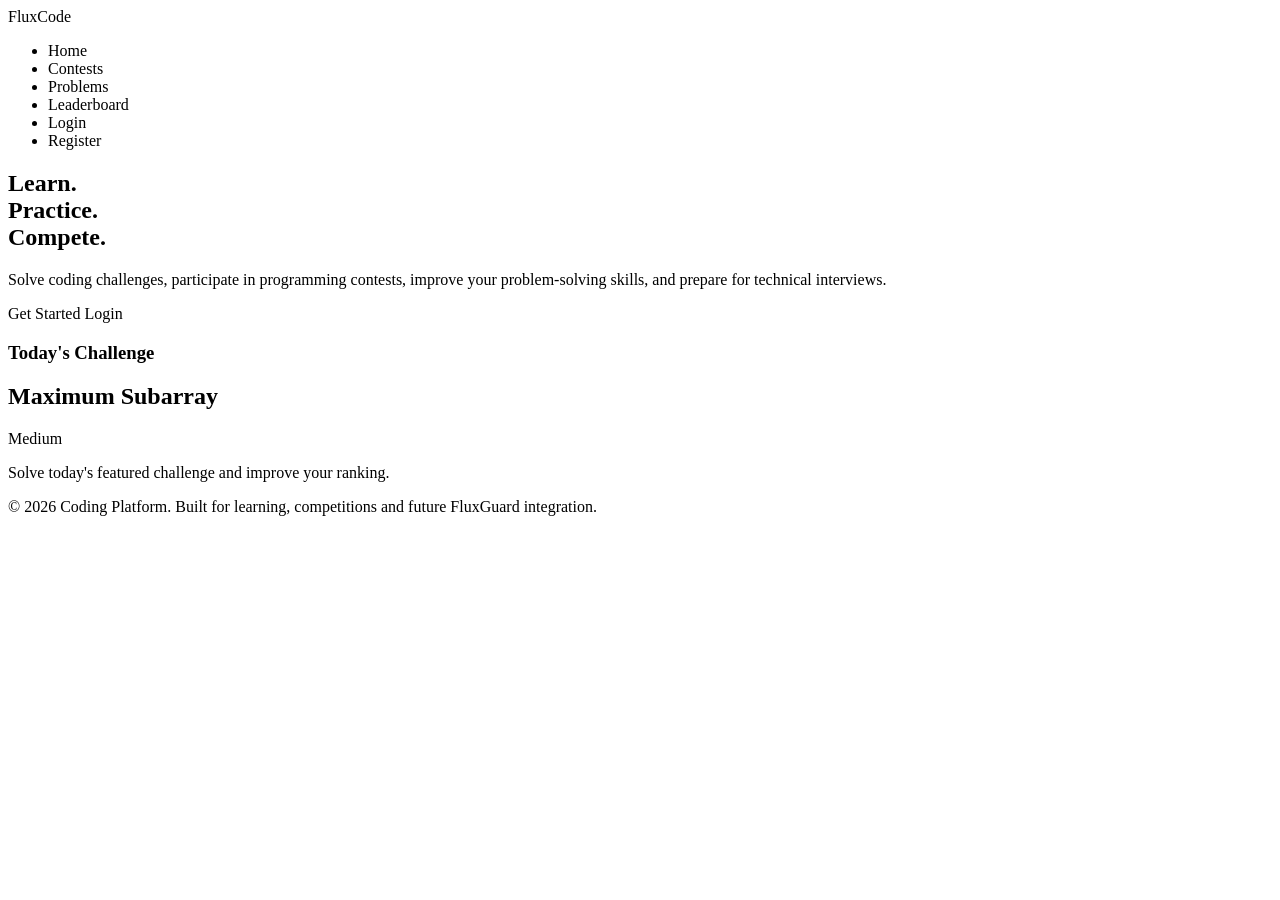
<file: src/main/resources/templates/index.html>
<!DOCTYPE html>
<html lang="en" xmlns:th="http://www.thymeleaf.org">

<head>
    <meta charset="UTF-8">
    <meta name="viewport" content="width=device-width, initial-scale=1.0">

    <title>Coding Platform | Home</title>

    <link rel="stylesheet" th:href="@{/css/style.css}">
    <link rel="stylesheet" th:href="@{/css/platform.css}">
</head>

<body>

    <!-- ================= NAVBAR ================= -->

    <header class="navbar">

        <div class="logo">
            <a th:href="@{/}">
                <span class="logo-blue">Flux</span>Code
            </a>
        </div>

        <nav>

            <ul class="nav-links">

                <li><a th:href="@{/}">Home</a></li>

                <li><a th:href="@{/contests}">Contests</a></li>

                <li><a th:href="@{/problems}">Problems</a></li>

                <li><a th:href="@{/leaderboard}">Leaderboard</a></li>

                <li><a th:href="@{/login}" class="login-btn">Login</a></li>

                <li><a th:href="@{/register}" class="register-btn">Register</a></li>

            </ul>

        </nav>

    </header>



    <!-- ================= HERO ================= -->

    <section class="hero">

        <div class="hero-left">

            <h1>
                Learn.<br>
                Practice.<br>
                <span class="blue-text">Compete.</span>
            </h1>

            <p>
                Solve coding challenges, participate in programming contests,
                improve your problem-solving skills, and prepare for technical interviews.
            </p>

            <div class="hero-buttons">

                <a th:href="@{/register}" class="primary-btn">
                    Get Started
                </a>

                <a th:href="@{/login}" class="secondary-btn">
                    Login
                </a>

            </div>

        </div>

        <div class="hero-right">

            <div class="hero-card">

                <h3>Today's Challenge</h3>

                <h2>Maximum Subarray</h2>

                <span class="difficulty medium">
                    Medium
                </span>

                <p>

                    Solve today's featured challenge and improve your ranking.

                </p>

            </div>

        </div>

    </section>



    


    <!-- ================= FOOTER ================= -->

    <footer>

        <p>

            © 2026 Coding Platform.
            Built for learning, competitions and future FluxGuard integration.

        </p>

    </footer>



    <script th:src="@{/js/main.js}"></script>

</body>

</html>
</file>
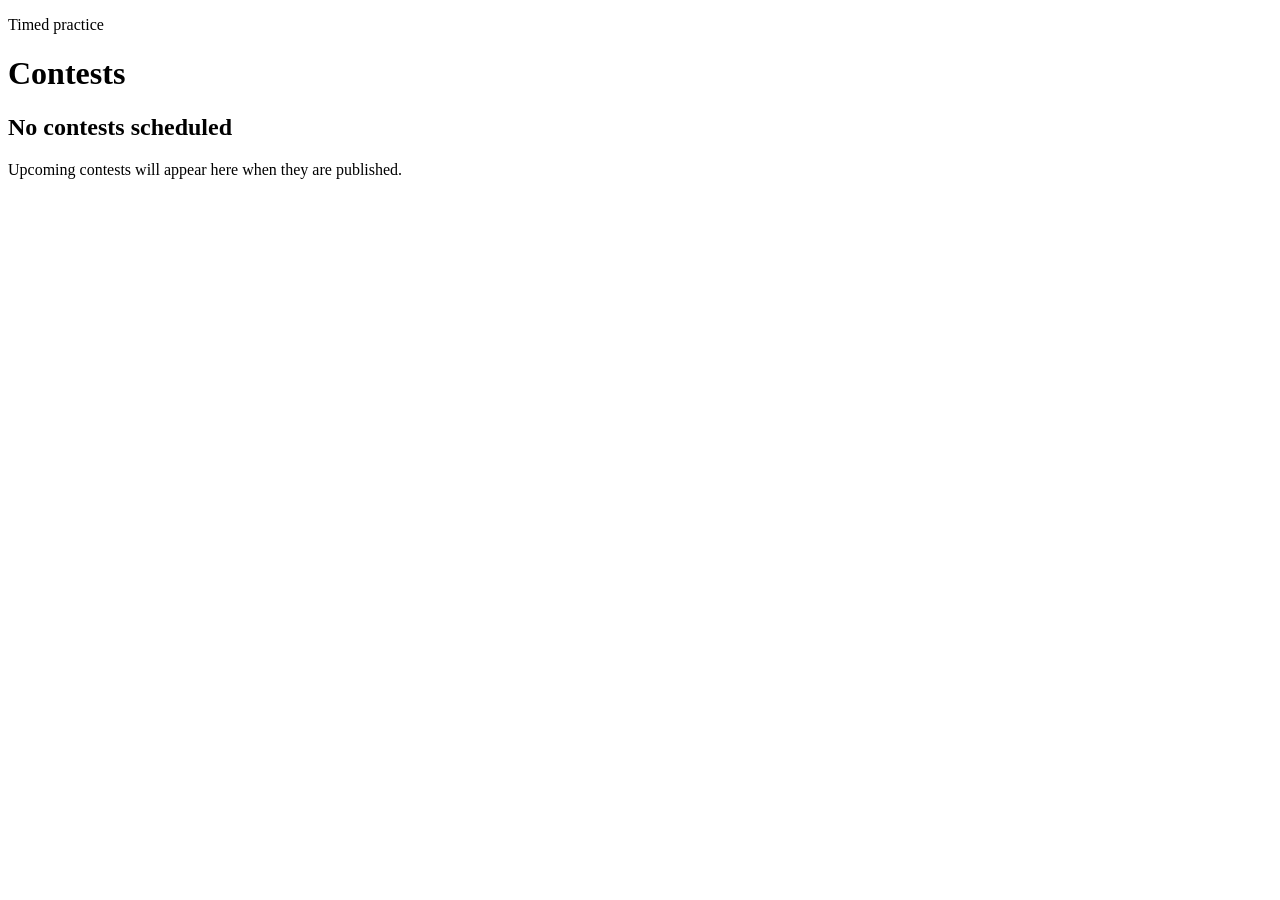
<file: src/main/resources/templates/contests.html>
<!DOCTYPE html>
<html lang="en" xmlns:th="http://www.thymeleaf.org">
<head>
	<meta charset="UTF-8">
	<meta name="viewport" content="width=device-width, initial-scale=1">
	<title>Contests | FluxCode</title>
	<link rel="stylesheet" th:href="@{/css/dashboard.css}">
	<link rel="stylesheet" th:href="@{/css/problems.css}">
	<link rel="stylesheet" th:href="@{/css/platform.css}">
</head>
<body>
<div th:replace="~{fragments/navbar :: navbar('Contests')}"></div>
<main class="problems-shell">
	<p class="eyebrow">Timed practice</p>
	<h1>Contests</h1>
	<section class="empty-state panel" th:if="${contests.isEmpty()}">
		<h2>No contests scheduled</h2>
		<p>Upcoming contests will appear here when they are published.</p>
	</section>
</main>
</body>
</html>
</file>
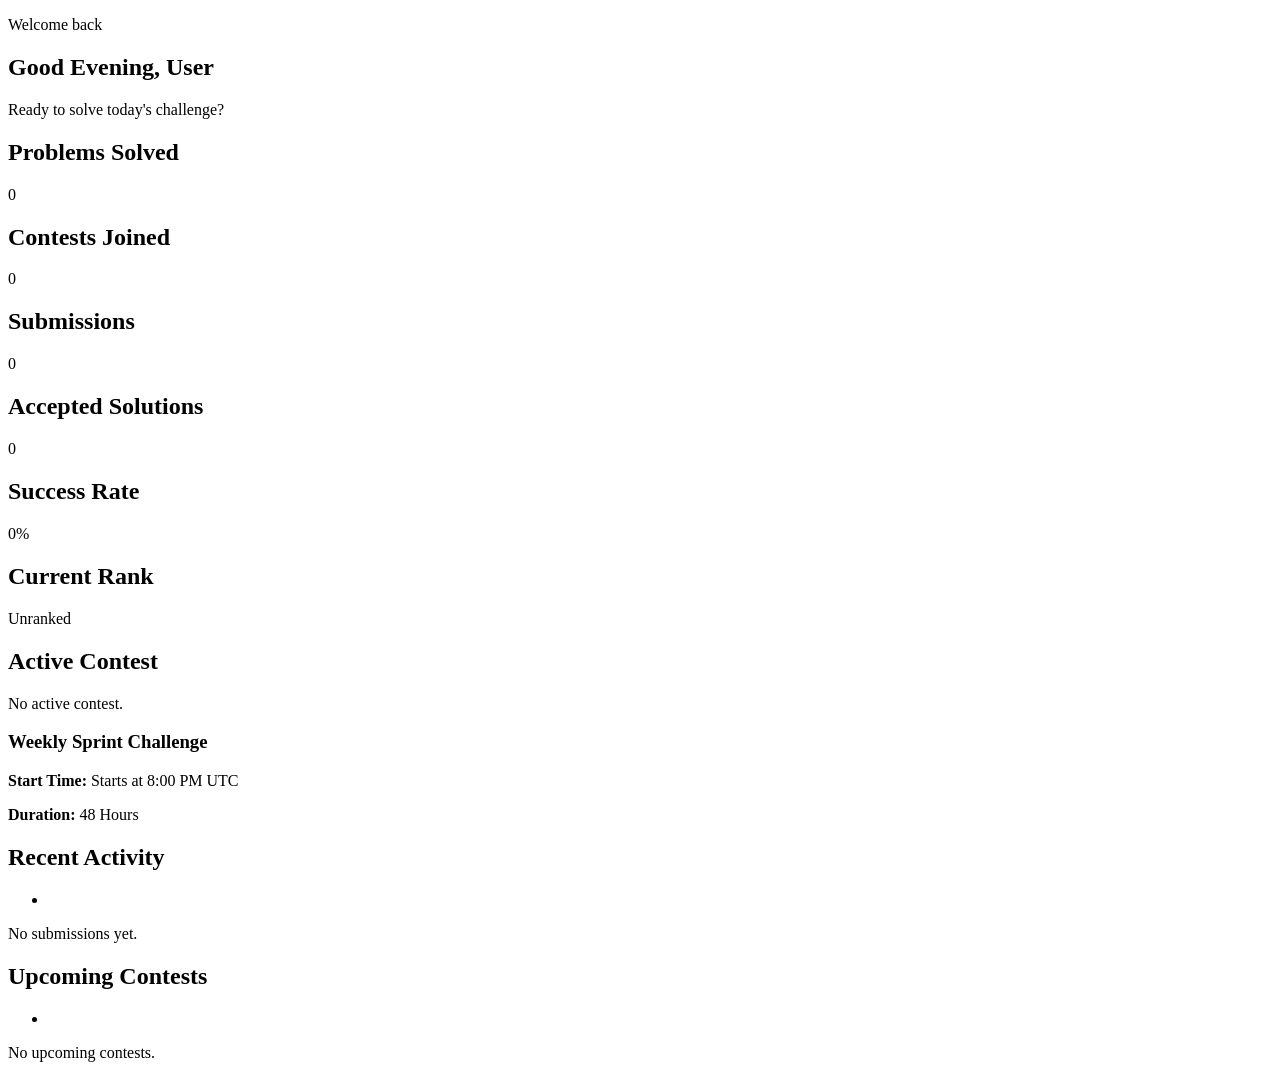
<file: src/main/resources/templates/dashboard.html>
<!DOCTYPE html>
<html lang="en" xmlns:th="http://www.thymeleaf.org">
<head>
    <meta charset="UTF-8">
    <meta name="viewport" content="width=device-width, initial-scale=1.0">
    <title>Dashboard | Coding Platform</title>
    <link rel="stylesheet" th:href="@{/css/dashboard.css}">
    <link rel="stylesheet" th:href="@{/css/platform.css}">
    <script th:src="@{/js/dashboard.js}" defer></script>
</head>
<body>
    <div th:replace="~{fragments/navbar :: navbar('Dashboard')}"></div>

    <main class="dashboard-shell" th:if="${dashboardView != null}" role="main">
        <section class="welcome-banner" aria-labelledby="welcome-heading">
            <div>
                <p class="eyebrow">Welcome back</p>
                <h1 id="welcome-heading" th:text="${dashboardView.greeting}">Good Evening, User</h1>
                <p class="subtitle" th:text="${dashboardView.heroSubtitle}">Ready to solve today's challenge?</p>
            </div>
        </section>

        <section class="stats-grid" aria-label="Dashboard statistics">
            <article class="stat-card">
                <h2>Problems Solved</h2>
                <p th:text="${dashboardView.problemsSolved}">0</p>
            </article>
            <article class="stat-card">
                <h2>Contests Joined</h2>
                <p th:text="${dashboardView.contestsJoined}">0</p>
            </article>
            <article class="stat-card">
                <h2>Submissions</h2>
                <p th:text="${dashboardView.submissions}">0</p>
            </article>
            <article class="stat-card">
                <h2>Accepted Solutions</h2>
                <p th:text="${dashboardView.acceptedSolutions}">0</p>
            </article>
            <article class="stat-card">
                <h2>Success Rate</h2>
                <p th:text="${dashboardView.successRate + '%'}">0%</p>
            </article>
            <article class="stat-card">
                <h2>Current Rank</h2>
                <p th:text="${dashboardView.currentRank}">Unranked</p>
            </article>
        </section>

        <section class="content-grid">
            <article class="panel active-contest-panel">
                <div class="panel-header">
                    <h2>Active Contest</h2>
                </div>
                <p th:if="${dashboardView.activeContestName == null}">No active contest.</p>
                <div th:if="${dashboardView.activeContestName != null}">
                    <h3 th:text="${dashboardView.activeContestName}">Weekly Sprint Challenge</h3>
                    <p><strong>Start Time:</strong> <span th:text="${dashboardView.activeContestStartTime}">Starts at 8:00 PM UTC</span></p>
                    <p><strong>Duration:</strong> <span th:text="${dashboardView.activeContestDuration}">48 Hours</span></p>
                </div>
            </article>

            <article class="panel">
                <div class="panel-header">
                    <h2>Recent Activity</h2>
                </div>
                <ul class="list" th:if="${dashboardView.recentActivity != null and !#lists.isEmpty(dashboardView.recentActivity)}">
                    <li th:each="item : ${dashboardView.recentActivity}" th:text="${item}"></li>
                </ul>
                <p class="empty-state" th:if="${dashboardView.recentActivity == null or #lists.isEmpty(dashboardView.recentActivity)}">No submissions yet.</p>
            </article>
        </section>

        <section class="panel contests-panel">
            <div class="panel-header">
                <h2>Upcoming Contests</h2>
            </div>
            <ul class="list" th:if="${dashboardView.upcomingContests != null and !#lists.isEmpty(dashboardView.upcomingContests)}">
                <li th:each="item : ${dashboardView.upcomingContests}" th:text="${item}"></li>
            </ul>
            <p class="empty-state" th:if="${dashboardView.upcomingContests == null or #lists.isEmpty(dashboardView.upcomingContests)}">No upcoming contests.</p>
        </section>
    </main>
</body>
</html>
</file>
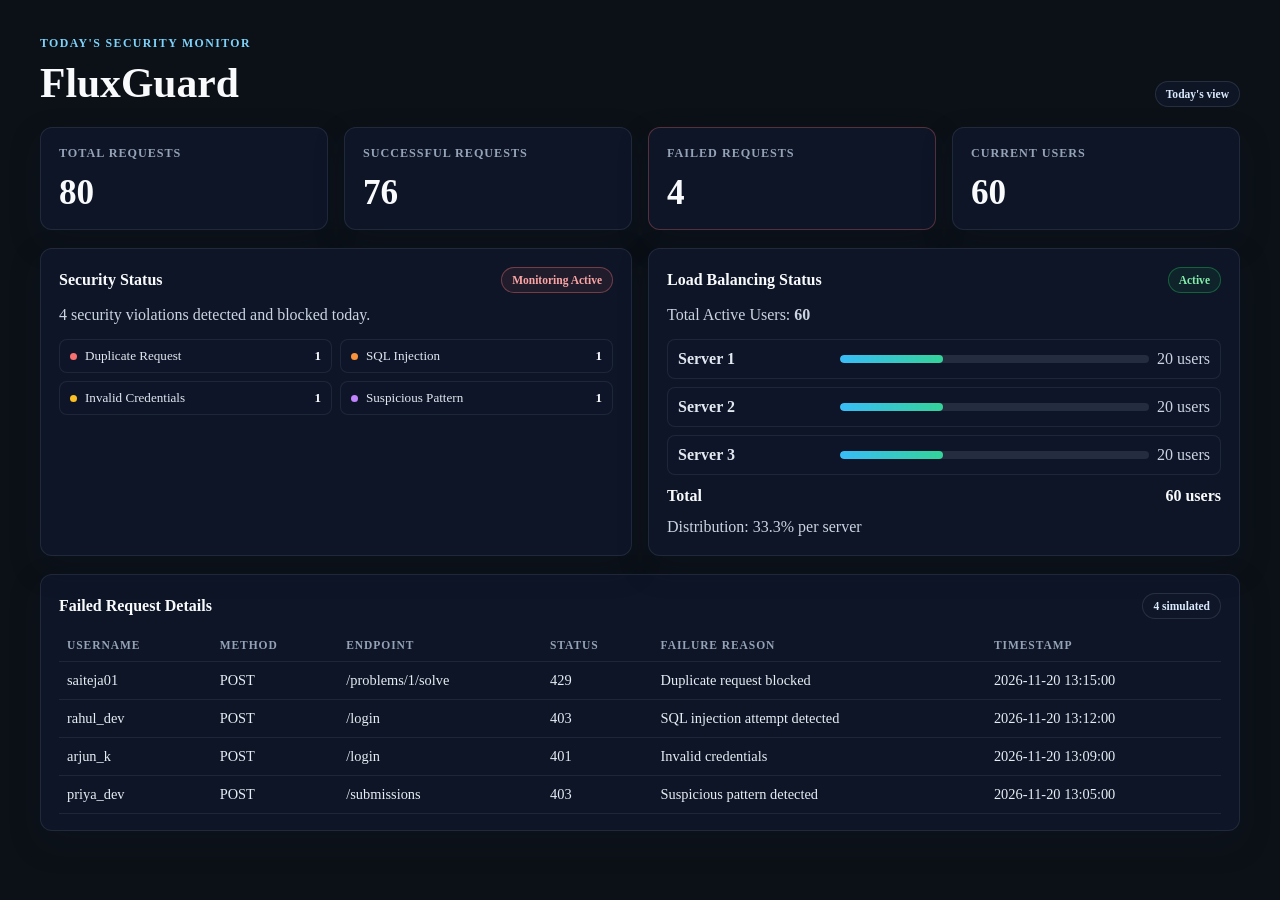
<file: src/main/resources/templates/fluxguard.html>
<!DOCTYPE html>
<html lang="en" xmlns:th="http://www.thymeleaf.org">
<head>
    <meta charset="UTF-8" />
    <meta name="viewport" content="width=device-width, initial-scale=1.0" />
    <title>FluxGuard | Security Center</title>
    <link rel="stylesheet" th:href="@{/css/dashboard.css}">
    <link rel="stylesheet" th:href="@{/css/platform.css}">
    <style>
        body {
            background: #0c1117;
            color: #e6edf3;
        }
        .fluxguard-shell {
            max-width: 1200px;
            margin: 0 auto;
            padding: 28px 20px 60px;
        }
        .fluxguard-top {
            display: flex;
            justify-content: space-between;
            align-items: flex-end;
            gap: 16px;
            margin-bottom: 20px;
        }
        .eyebrow {
            margin: 0 0 8px;
            color: #7dd3fc;
            font-size: 0.74rem;
            text-transform: uppercase;
            letter-spacing: 0.12em;
            font-weight: 700;
        }
        .fluxguard-top h1 { margin: 0; font-size: clamp(2rem, 4vw, 2.6rem); color: #f8fafc; }
        .chip {
            display: inline-flex;
            align-items: center;
            padding: 6px 10px;
            border-radius: 999px;
            border: 1px solid rgba(148, 163, 184, 0.18);
            background: rgba(15, 23, 42, 0.8);
            color: #dbeafe;
            font-size: 0.72rem;
            font-weight: 700;
        }
        .chip.status-good { color: #86efac; border-color: rgba(34, 197, 94, 0.38); background: rgba(34, 197, 94, 0.08); }
        .chip.status-alert { color: #fca5a5; border-color: rgba(248, 113, 113, 0.38); background: rgba(248, 113, 113, 0.08); }
        .stats-grid {
            display: grid;
            grid-template-columns: repeat(4, minmax(0, 1fr));
            gap: 16px;
            margin-bottom: 18px;
        }
        .stat-card, .panel {
            background: rgba(15, 23, 42, 0.9);
            border: 1px solid rgba(148, 163, 184, 0.14);
            border-radius: 12px;
            padding: 18px 18px 16px;
            box-shadow: 0 12px 30px rgba(15, 23, 42, 0.25);
        }
        .stat-card h2 {
            margin: 0 0 12px;
            font-size: 0.76rem;
            text-transform: uppercase;
            letter-spacing: 0.08em;
            color: #94a3b8;
        }
        .stat-card p {
            margin: 0;
            font-size: clamp(1.7rem, 3vw, 2.2rem);
            font-weight: 800;
            color: #f8fafc;
        }
        .stat-card.failed { border-color: rgba(248, 113, 113, 0.3); }
        .failed-link { color: inherit; text-decoration: none; display: block; }
        .failed-link:focus-visible { outline: 2px solid #fda4af; outline-offset: 4px; border-radius: 10px; }
        .status-grid {
            display: grid;
            grid-template-columns: repeat(2, minmax(0, 1fr));
            align-items: stretch;
            gap: 16px;
            margin-bottom: 18px;
        }
        .violation-breakdown {
            display: grid;
            grid-template-columns: repeat(2, minmax(0, 1fr));
            gap: 8px;
            list-style: none;
            margin: 12px 0 0;
            padding: 0;
        }
        .violation-breakdown li {
            display: flex;
            align-items: center;
            gap: 8px;
            min-width: 0;
            padding: 8px 10px;
            border: 1px solid rgba(148, 163, 184, 0.12);
            border-radius: 8px;
            background: rgba(15, 23, 42, 0.5);
            color: #e2e8f0;
            font-size: 0.82rem;
        }
        .violation-dot {
            width: 7px;
            height: 7px;
            flex: 0 0 7px;
            border-radius: 50%;
            background: #f87171;
        }
        .violation-breakdown li:nth-child(2) .violation-dot { background: #fb923c; }
        .violation-breakdown li:nth-child(3) .violation-dot { background: #fbbf24; }
        .violation-breakdown li:nth-child(4) .violation-dot { background: #c084fc; }
        .violation-breakdown strong {
            margin-left: auto;
            color: #f8fafc;
        }
        .panel-header {
            display: flex;
            justify-content: space-between;
            align-items: center;
            gap: 12px;
            margin-bottom: 10px;
        }
        .panel-header h2 { margin: 0; color: #f8fafc; font-size: 1rem; }
        .panel p { margin: 0; color: #cbd5e1; line-height: 1.5; }
        .quiet { color: #94a3b8; }
        .server-stack {
            display: grid;
            gap: 8px;
            margin-top: 12px;
        }
        .server-item {
            display: grid;
            grid-template-columns: minmax(70px, 1fr) minmax(50px, 2fr) auto;
            align-items: center;
            gap: 8px;
            padding: 10px;
            border-radius: 8px;
            background: rgba(15, 23, 42, 0.5);
            border: 1px solid rgba(148, 163, 184, 0.12);
            color: #e2e8f0;
        }
        .server-users { color: #cbd5e1; white-space: nowrap; }
        .server-track {
            height: 8px;
            overflow: hidden;
            border-radius: 999px;
            background: rgba(148, 163, 184, 0.16);
        }
        .server-track span {
            display: block;
            height: 100%;
            border-radius: inherit;
            background: linear-gradient(90deg, #38bdf8, #34d399);
        }
        .server-total {
            display: flex;
            justify-content: space-between;
            gap: 12px;
            padding-top: 4px;
            color: #f8fafc;
            font-weight: 700;
        }
        .server-distribution { margin-top: 10px !important; }
        .failure-table-wrap { overflow-x: auto; }
        .failure-table {
            width: 100%;
            border-collapse: collapse;
            font-size: 0.9rem;
            min-width: 760px;
        }
        .failure-table th, .failure-table td {
            text-align: left;
            padding: 10px 8px;
            border-bottom: 1px solid rgba(148, 163, 184, 0.12);
            vertical-align: top;
        }
        .failure-table th {
            color: #94a3b8;
            font-size: 0.72rem;
            text-transform: uppercase;
            letter-spacing: 0.08em;
        }
        .failure-table details summary {
            cursor: pointer;
            color: #f8fafc;
        }
        .failure-detail {
            margin-top: 8px;
            color: #cbd5e1;
            line-height: 1.6;
        }
        @media (max-width: 980px) {
            .stats-grid, .status-grid { grid-template-columns: 1fr 1fr; }
        }
        @media (max-width: 700px) {
            .fluxguard-shell { padding: 22px 14px 50px; }
            .fluxguard-top { flex-direction: column; align-items: flex-start; }
            .stats-grid, .status-grid { grid-template-columns: 1fr; }
            .violation-breakdown { grid-template-columns: 1fr; }
        }
    </style>
</head>
<body>
<div th:replace="~{fragments/navbar :: navbar('FluxGuard')}"></div>

<main class="fluxguard-shell" th:if="${dashboard != null}">
    <section class="fluxguard-top">
        <div>
            <p class="eyebrow" th:text="${#temporals.format(#temporals.createNow(), 'EEEE, MMMM d, yyyy')}">Today's Security Monitor</p>
            <h1>FluxGuard</h1>
        </div>
        <span class="chip">Today's view</span>
    </section>

    <section class="stats-grid" aria-label="FluxGuard metrics">
        <article class="stat-card">
            <h2>Total Requests</h2>
            <p>80</p>
        </article>
        <article class="stat-card">
            <h2>Successful Requests</h2>
            <p>76</p>
        </article>
        <article class="stat-card failed">
            <a class="failed-link" href="#failed-details" aria-label="View today's failed requests">
                <h2>Failed Requests</h2>
                <p>4</p>
            </a>
        </article>
        <article class="stat-card">
            <h2>Current Users</h2>
            <p>60</p>
        </article>
    </section>

    <section class="status-grid">
        <article class="panel">
            <div class="panel-header">
                <h2>Security Status</h2>
                <span class="chip status-alert">Monitoring Active</span>
            </div>
            <p>4 security violations detected and blocked today.</p>
            <ul class="violation-breakdown" aria-label="Security violation breakdown">
                <li><span class="violation-dot" aria-hidden="true"></span><span>Duplicate Request</span><strong>1</strong></li>
                <li><span class="violation-dot" aria-hidden="true"></span><span>SQL Injection</span><strong>1</strong></li>
                <li><span class="violation-dot" aria-hidden="true"></span><span>Invalid Credentials</span><strong>1</strong></li>
                <li><span class="violation-dot" aria-hidden="true"></span><span>Suspicious Pattern</span><strong>1</strong></li>
            </ul>
        </article>

        <article class="panel">
            <div class="panel-header">
                <h2>Load Balancing Status</h2>
                <span class="chip status-good">Active</span>
            </div>
            <p>Total Active Users: <strong>60</strong></p>
            <div class="server-stack" aria-label="Simulated user distribution across backend servers">
                <div class="server-item">
                    <strong>Server 1</strong>
                    <div class="server-track" role="progressbar" aria-label="Server 1 users" aria-valuemin="0" aria-valuemax="60" aria-valuenow="20"><span style="width: 33.3%"></span></div>
                    <span class="server-users">20 users</span>
                </div>
                <div class="server-item">
                    <strong>Server 2</strong>
                    <div class="server-track" role="progressbar" aria-label="Server 2 users" aria-valuemin="0" aria-valuemax="60" aria-valuenow="20"><span style="width: 33.3%"></span></div>
                    <span class="server-users">20 users</span>
                </div>
                <div class="server-item">
                    <strong>Server 3</strong>
                    <div class="server-track" role="progressbar" aria-label="Server 3 users" aria-valuemin="0" aria-valuemax="60" aria-valuenow="20"><span style="width: 33.3%"></span></div>
                    <span class="server-users">20 users</span>
                </div>
                <div class="server-total"><span>Total</span><span>60 users</span></div>
            </div>
            <p class="quiet server-distribution">Distribution: 33.3% per server</p>
        </article>
    </section>

    <section class="panel" id="failed-details" style="margin-top: 0;">
        <div class="panel-header">
            <h2>Failed Request Details</h2>
            <span class="chip">4 simulated</span>
        </div>

        <div class="failure-table-wrap">
            <table class="failure-table">
                <thead>
                    <tr>
                        <th>Username</th>
                        <th>Method</th>
                        <th>Endpoint</th>
                        <th>Status</th>
                        <th>Failure Reason</th>
                        <th>Timestamp</th>
                    </tr>
                </thead>
                <tbody>
                    <tr>
                        <td>saiteja01</td>
                        <td>POST</td>
                        <td>/problems/1/solve</td>
                        <td>429</td>
                        <td>Duplicate request blocked</td>
                        <td th:text="${#temporals.format(#temporals.createNow().minusMinutes(2), 'yyyy-MM-dd HH:mm:ss')}">2026-11-20 13:15:00</td>
                    </tr>
                    <tr>
                        <td>rahul_dev</td>
                        <td>POST</td>
                        <td>/login</td>
                        <td>403</td>
                        <td>SQL injection attempt detected</td>
                        <td th:text="${#temporals.format(#temporals.createNow().minusMinutes(5), 'yyyy-MM-dd HH:mm:ss')}">2026-11-20 13:12:00</td>
                    </tr>
                    <tr>
                        <td>arjun_k</td>
                        <td>POST</td>
                        <td>/login</td>
                        <td>401</td>
                        <td>Invalid credentials</td>
                        <td th:text="${#temporals.format(#temporals.createNow().minusMinutes(8), 'yyyy-MM-dd HH:mm:ss')}">2026-11-20 13:09:00</td>
                    </tr>
                    <tr>
                        <td>priya_dev</td>
                        <td>POST</td>
                        <td>/submissions</td>
                        <td>403</td>
                        <td>Suspicious pattern detected</td>
                        <td th:text="${#temporals.format(#temporals.createNow().minusMinutes(12), 'yyyy-MM-dd HH:mm:ss')}">2026-11-20 13:05:00</td>
                    </tr>
                </tbody>
            </table>
        </div>
    </section>
</main>
</body>
</html>
</file>
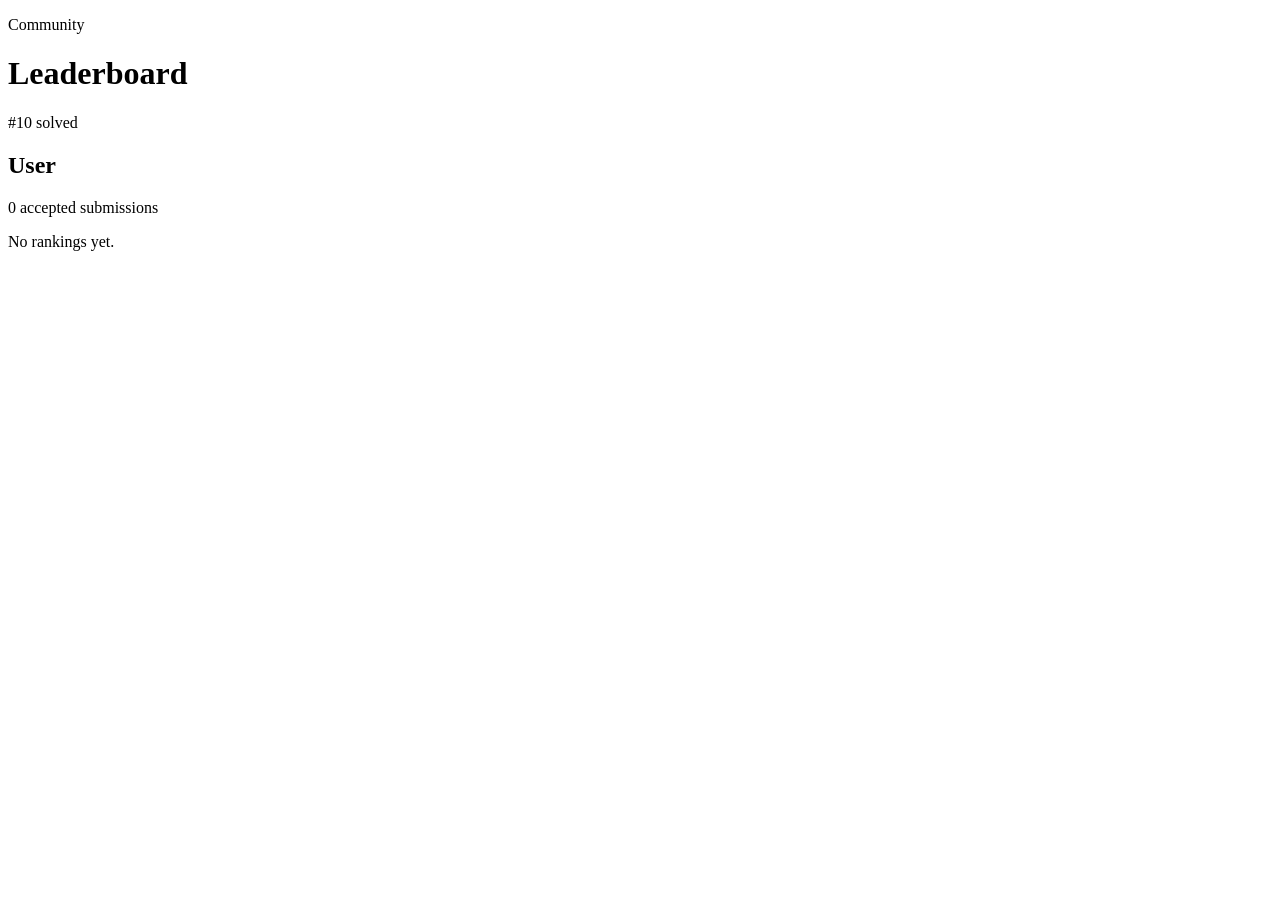
<file: src/main/resources/templates/leaderboard.html>
<!DOCTYPE html>
<html lang="en" xmlns:th="http://www.thymeleaf.org">
<head>
	<meta charset="UTF-8">
	<meta name="viewport" content="width=device-width, initial-scale=1">
	<title>Leaderboard | FluxCode</title>
	<link rel="stylesheet" th:href="@{/css/dashboard.css}">
	<link rel="stylesheet" th:href="@{/css/problems.css}">
	<link rel="stylesheet" th:href="@{/css/platform.css}">
</head>
<body>
<div th:replace="~{fragments/navbar :: navbar('Leaderboard')}"></div>
<main class="problems-shell">
	<p class="eyebrow">Community</p>
	<h1>Leaderboard</h1>
	<section class="problem-grid">
		<article class="problem-card" th:each="entry, stat : ${entries}">
			<div class="problem-card-top"><span class="source-badge" th:text="${'#' + (stat.index + 1)}">#1</span><span class="difficulty-badge" th:text="${entry.acceptedProblems + ' solved'}">0 solved</span></div>
			<h2 th:text="${entry.user.fullName}">User</h2>
			<p class="problem-preview" th:text="${entry.acceptedSubmissions + ' accepted submissions'}">0 accepted submissions</p>
		</article>
	</section>
	<p class="empty-state panel" th:if="${entries.isEmpty()}">No rankings yet.</p>
</main>
</body>
</html>
</file>
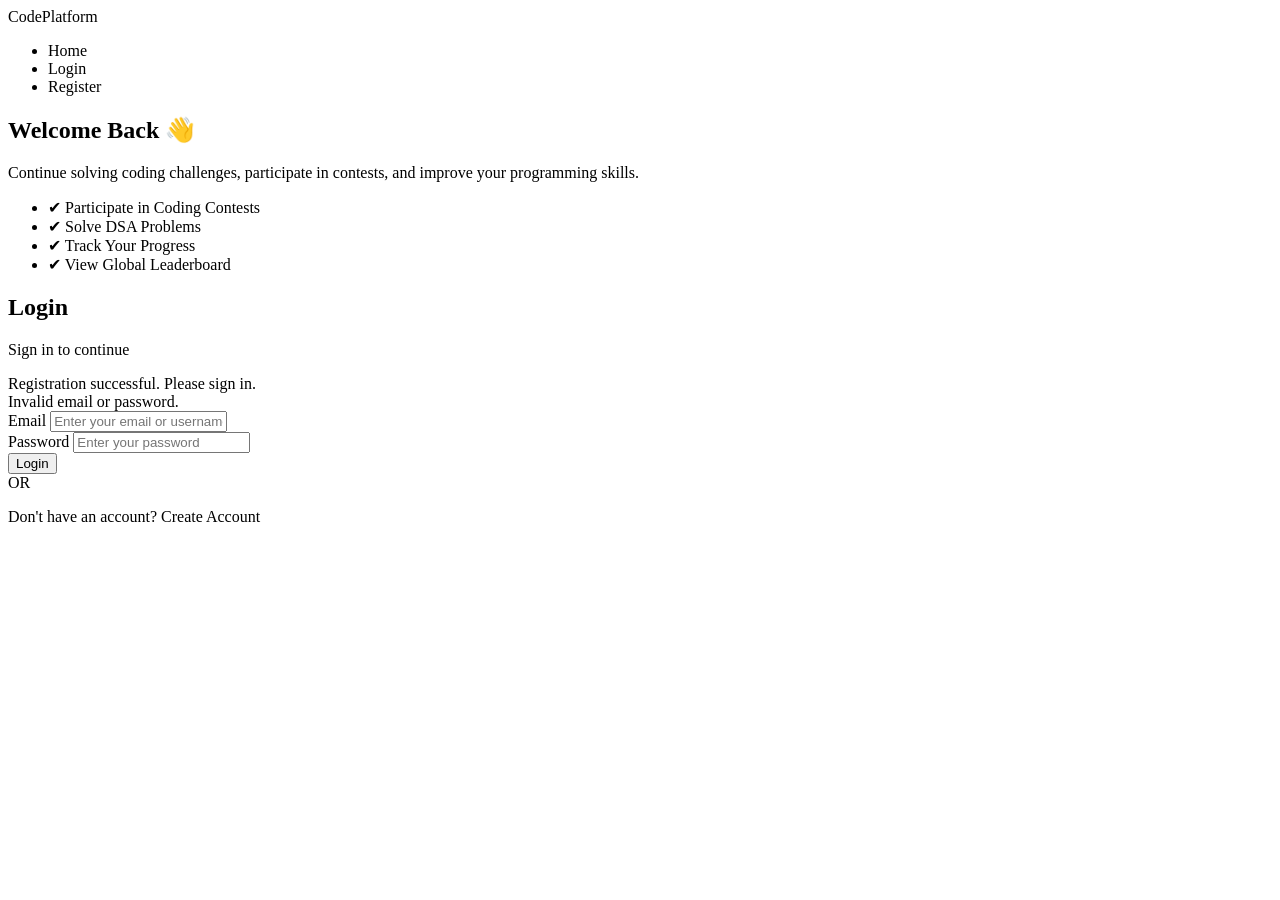
<file: src/main/resources/templates/login.html>
<!DOCTYPE html>
<html lang="en" xmlns:th="http://www.thymeleaf.org">

<head>

    <meta charset="UTF-8">
    <meta name="viewport" content="width=device-width, initial-scale=1.0">

    <title>Login | Coding Platform</title>

    <link rel="stylesheet" th:href="@{/css/auth.css}">
    <link rel="stylesheet" th:href="@{/css/platform.css}">

</head>

<body>

    <!-- ================= NAVBAR ================= -->

    <header class="navbar">

        <div class="logo">
            <a th:href="@{/}">
                <span>Code</span>Platform
            </a>
        </div>

        <nav>

            <ul>

                <li>
                    <a th:href="@{/}">
                        Home
                    </a>
                </li>

                <li>
                    <a th:href="@{/login}" class="active">
                        Login
                    </a>
                </li>

                <li>
                    <a th:href="@{/register}">
                        Register
                    </a>
                </li>

            </ul>

        </nav>

    </header>



    <!-- ================= LOGIN SECTION ================= -->

    <section class="login-section">

        <div class="login-container">

            <div class="left-panel">

                <h1>Welcome Back 👋</h1>

                <p>

                    Continue solving coding challenges,
                    participate in contests,
                    and improve your programming skills.

                </p>

                <ul>

                    <li>✔ Participate in Coding Contests</li>

                    <li>✔ Solve DSA Problems</li>

                    <li>✔ Track Your Progress</li>

                    <li>✔ View Global Leaderboard</li>

                </ul>

            </div>



            <div class="right-panel">

                <h2>Login</h2>

                <p class="subtitle">
                    Sign in to continue
                </p>

                <form
                        th:action="@{/login}"
                        method="post"
                        id="loginForm">

                    <div th:if="${param.registered}" class="success-message">
                        Registration successful. Please sign in.
                    </div>

                    <div th:if="${param.error}" class="error-message">
                        Invalid email or password.
                    </div>

                    <div class="input-group">

                        <label>Email</label>

                        <input
                            type="text"
                            name="username"
                            placeholder="Enter your email or username"
                            autocomplete="username"
                            required>

                    </div>

                    <div class="input-group">

                        <label>Password</label>

                        <input
                                type="password"
                                name="password"
                                placeholder="Enter your password"
                                required>

                    </div>

                    <button
                            type="submit"
                            class="login-btn">

                        Login

                    </button>

                </form>


                <div class="divider">

                    <span>OR</span>

                </div>


                <p class="register-text">

                    Don't have an account?

                    <a th:href="@{/register}">
                        Create Account
                    </a>

                </p>

            </div>

        </div>

    </section>



    <script th:src="@{/js/auth.js}"></script>

</body>

</html>
</file>
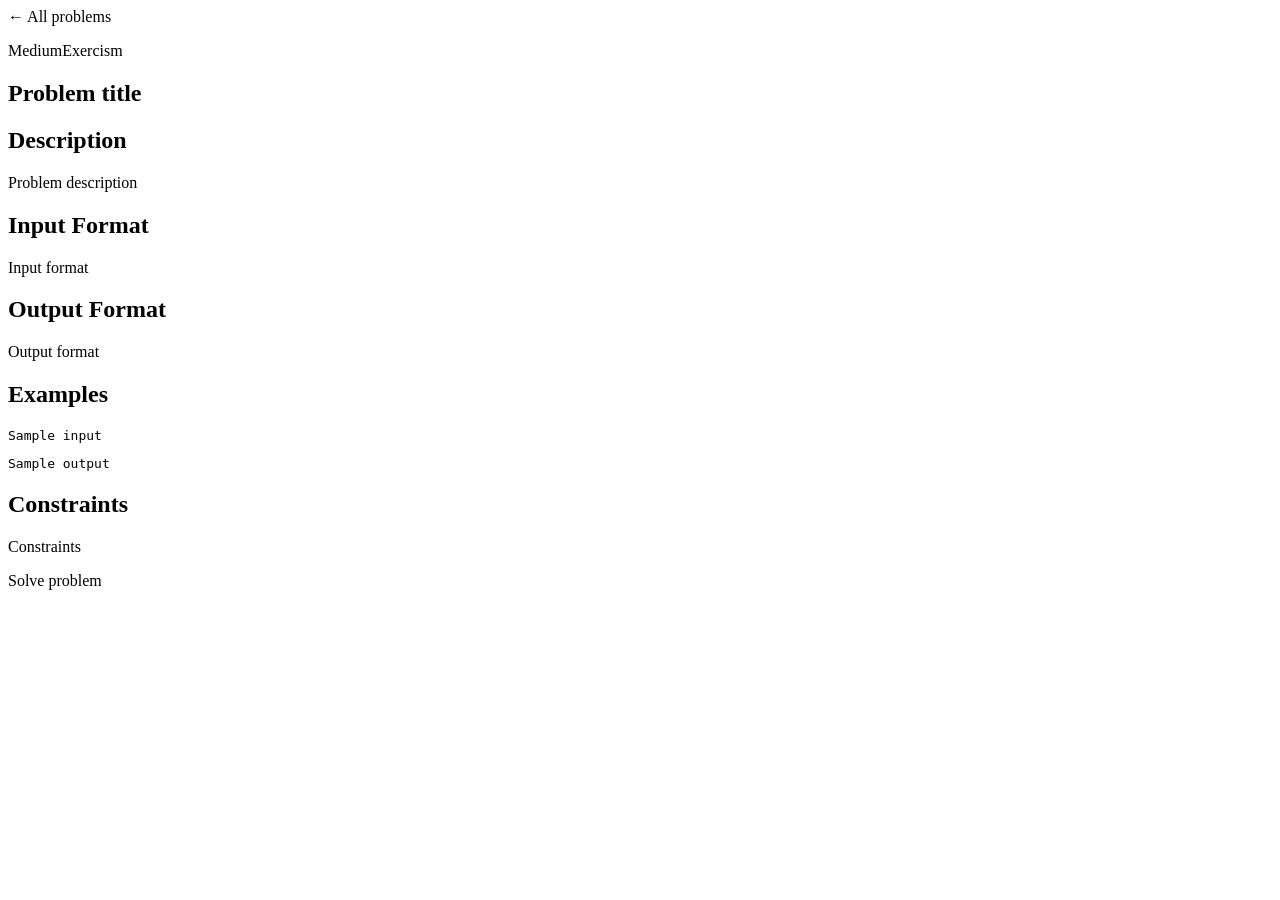
<file: src/main/resources/templates/problem-detail.html>
<!DOCTYPE html>
<html lang="en" xmlns:th="http://www.thymeleaf.org">
<head>
    <meta charset="UTF-8">
    <meta name="viewport" content="width=device-width, initial-scale=1.0">
    <title th:text="${problem.title} + ' | FluxCode'">Problem Details</title>
    <link rel="stylesheet" th:href="@{/css/dashboard.css}">
    <link rel="stylesheet" th:href="@{/css/problems.css}">
    <link rel="stylesheet" th:href="@{/css/platform.css}">
</head>
<body>
<div th:replace="~{fragments/navbar :: navbar('Problems')}"></div>
<main class="problems-shell detail-layout" role="main">
    <a class="back-link" th:href="@{/problems}">&larr; All problems</a>
    <p class="error-message" th:if="${errorMessage}" th:text="${errorMessage}"></p>
    <article class="problem-statement panel">
        <div class="problem-card-top"><span class="difficulty-badge" th:classappend="${' difficulty-' + #strings.toLowerCase(problem.difficulty)}" th:text="${problem.difficulty}">Medium</span><span class="source-badge" th:text="${problem.source ?: 'Local'}">Exercism</span></div>
        <h1 th:text="${problem.title}">Problem title</h1>
        <section><h2>Description</h2><p class="formatted-text" th:text="${problem.description}">Problem description</p></section>
        <section><h2>Input Format</h2><p class="formatted-text" th:text="${problem.inputFormat ?: 'See the description for input details.'}">Input format</p></section>
        <section><h2>Output Format</h2><p class="formatted-text" th:text="${problem.outputFormat ?: 'Print the required result.'}">Output format</p></section>
        <section><h2>Examples</h2><div class="examples"><pre th:text="${problem.sampleInput ?: 'No sample input provided.'}">Sample input</pre><pre th:text="${problem.sampleOutput ?: 'No sample output provided.'}">Sample output</pre></div></section>
        <section th:if="${problem.license}"><h2>Constraints</h2><p class="formatted-text" th:text="${problem.license}">Constraints</p></section>
        <a class="primary-btn" th:href="@{/problems/{id}/solve(id=${problem.id})}">Solve problem</a>
    </article>
</main>
</body>
</html>
</file>
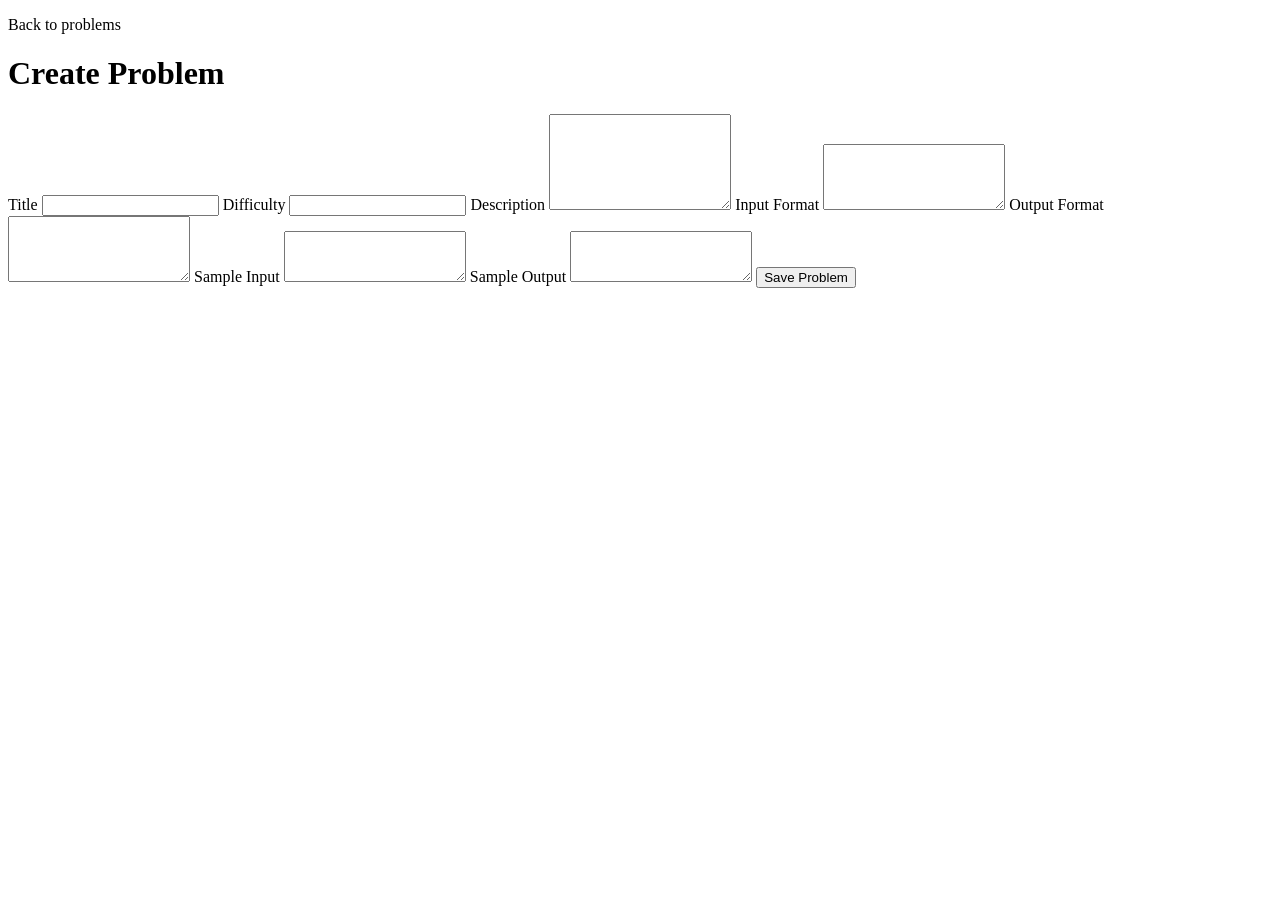
<file: src/main/resources/templates/problem-form.html>
<!DOCTYPE html>
<html lang="en" xmlns:th="http://www.thymeleaf.org">
<head>
    <meta charset="UTF-8">
    <meta name="viewport" content="width=device-width, initial-scale=1.0">
    <title>Problem Form</title>
    <link rel="stylesheet" th:href="@{/css/dashboard.css}">
    <link rel="stylesheet" th:href="@{/css/style.css}">
    <link rel="stylesheet" th:href="@{/css/platform.css}">
</head>
<body>
<div th:replace="~{fragments/navbar :: navbar('Problems')}"></div>
<main class="container">
    <p><a th:href="@{/problems}">Back to problems</a></p>
    <h1 th:text="${problem.id == null ? 'Create Problem' : 'Edit Problem'}">Create Problem</h1>
    <p th:if="${errorMessage}" class="error-message" th:text="${errorMessage}"></p>
    <form th:action="${problem.id == null ? '/problems' : '/problems/update/' + problem.id}" th:object="${problem}" method="post">
        <label for="title">Title</label>
        <input id="title" type="text" th:field="*{title}" required>
        <label for="difficulty">Difficulty</label>
        <input id="difficulty" type="text" th:field="*{difficulty}" required>
        <label for="description">Description</label>
        <textarea id="description" th:field="*{description}" rows="6"></textarea>
        <label for="inputFormat">Input Format</label>
        <textarea id="inputFormat" th:field="*{inputFormat}" rows="4"></textarea>
        <label for="outputFormat">Output Format</label>
        <textarea id="outputFormat" th:field="*{outputFormat}" rows="4"></textarea>
        <label for="sampleInput">Sample Input</label>
        <textarea id="sampleInput" th:field="*{sampleInput}" rows="3"></textarea>
        <label for="sampleOutput">Sample Output</label>
        <textarea id="sampleOutput" th:field="*{sampleOutput}" rows="3"></textarea>
        <button type="submit">Save Problem</button>
    </form>
</main>
</body>
</html>
</file>
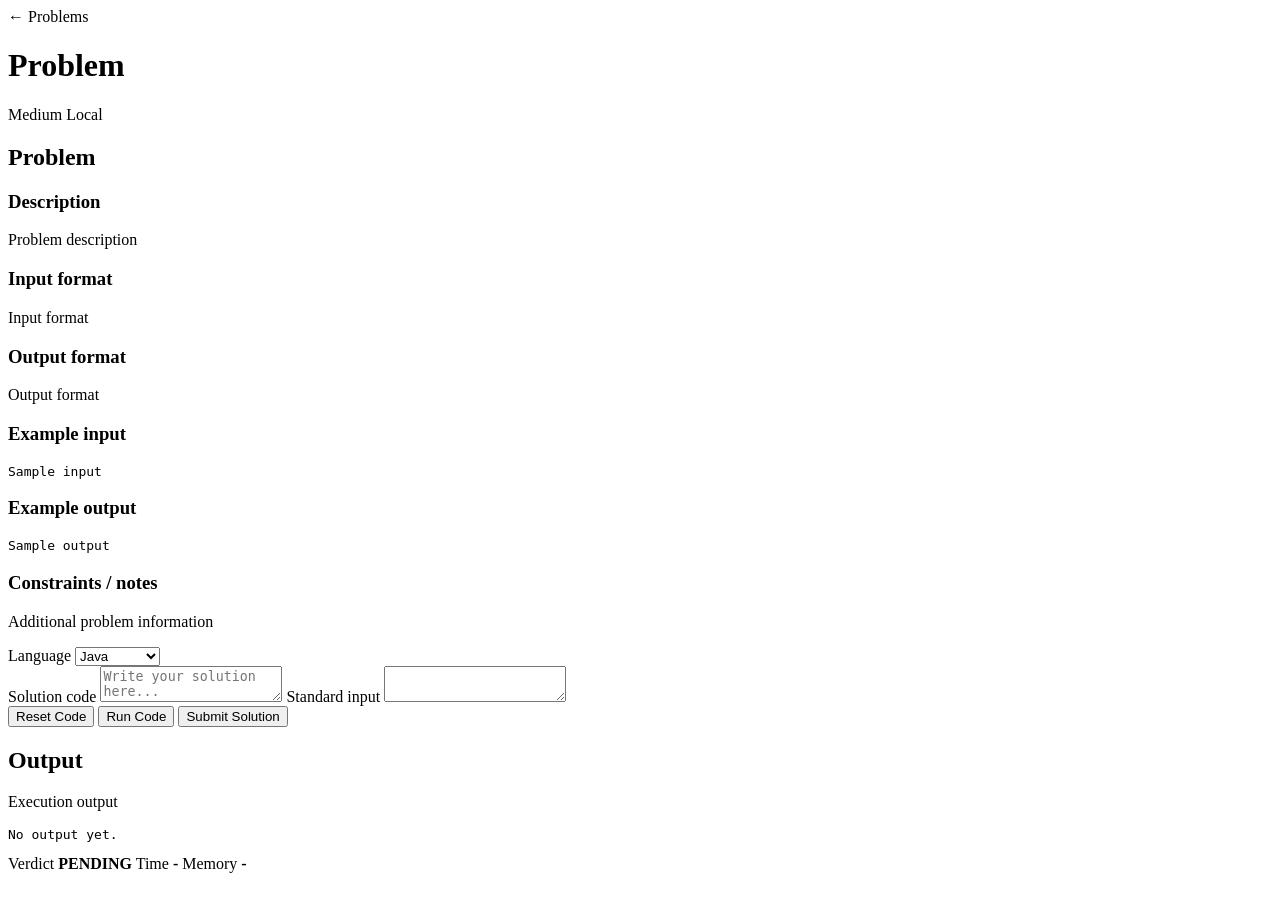
<file: src/main/resources/templates/problem-solve.html>
<!DOCTYPE html>
<html lang="en" xmlns:th="http://www.thymeleaf.org">
<head>
    <meta charset="UTF-8">
    <meta name="viewport" content="width=device-width, initial-scale=1.0">
    <title th:text="${problem.title} + ' | Solve'">Solve Problem</title>
    <link rel="stylesheet" th:href="@{/css/dashboard.css}">
    <link rel="stylesheet" th:href="@{/css/problems.css}">
    <link rel="stylesheet" th:href="@{/css/solve.css}">
    <link rel="stylesheet" th:href="@{/css/platform.css}">
</head>
<body>
<div th:replace="~{fragments/navbar :: navbar('Problems')}"></div>
<main class="solve-shell">
    <header class="solve-header">
        <a class="back-link" th:href="@{/problems}">← Problems</a>
        <h1 th:text="${problem.title}">Problem</h1>
    </header>

    <div class="solve-layout">
        <article class="statement-pane panel" aria-label="Problem description">
            <div class="problem-card-meta">
                <span class="difficulty-badge" th:classappend="${' difficulty-' + #strings.toLowerCase(problem.difficulty)}" th:text="${problem.difficulty}">Medium</span>
                <span class="source-badge" th:text="${problem.source ?: 'Local'}">Local</span>
            </div>
            <h2 th:text="${problem.title}">Problem</h2>
            <section>
                <h3>Description</h3>
                <p class="formatted-text" th:text="${problem.description}">Problem description</p>
            </section>
            <section>
                <h3>Input format</h3>
                <p class="formatted-text" th:text="${problem.inputFormat ?: 'See the description for input details.'}">Input format</p>
            </section>
            <section>
                <h3>Output format</h3>
                <p class="formatted-text" th:text="${problem.outputFormat ?: 'Print the required result.'}">Output format</p>
            </section>
            <section class="examples" th:if="${problem.sampleInput != null or problem.sampleOutput != null}">
                <div>
                    <h3>Example input</h3>
                    <pre th:text="${problem.sampleInput ?: 'No sample input provided.'}">Sample input</pre>
                </div>
                <div>
                    <h3>Example output</h3>
                    <pre th:text="${problem.sampleOutput ?: 'No sample output provided.'}">Sample output</pre>
                </div>
            </section>
            <section th:if="${problem.license != null and !#strings.isEmpty(problem.license)}">
                <h3>Constraints / notes</h3>
                <p class="formatted-text" th:text="${problem.license}">Additional problem information</p>
            </section>
        </article>

        <section class="editor-pane" aria-label="Code editor">
            <form th:action="@{/problems/{id}/solve(id=${problem.id})}" method="post">
                <div class="editor-toolbar">
                    <label for="language">Language</label>
                    <select id="language" name="language">
                        <option th:selected="${selectedLanguage == 'Java'}">Java</option>
                        <option th:selected="${selectedLanguage == 'Python'}">Python</option>
                        <option th:selected="${selectedLanguage == 'C++'}">C++</option>
                        <option th:selected="${selectedLanguage == 'JavaScript'}">JavaScript</option>
                    </select>
                </div>
                <label class="visually-hidden" for="solution-code">Solution code</label>
                <textarea class="code-editor" id="solution-code" name="code" spellcheck="false" placeholder="Write your solution here..." th:text="${sourceCode}"></textarea>
                <label class="stdin-label" for="stdin">Standard input</label>
                <textarea class="stdin-editor" id="stdin" name="stdin" th:text="${stdin}"></textarea>
                <div class="editor-actions">
                    <button class="secondary-btn" type="reset">Reset Code</button>
                    <button class="primary-btn" type="submit">Run Code</button>
                    <button class="primary-btn submit-btn" type="submit">Submit Solution</button>
                </div>
            </form>
            <section class="console panel" aria-live="polite">
                <div class="panel-header">
                    <h2>Output</h2>
                    <span th:if="${message}" th:text="${message}">Execution output</span>
                </div>
                <p class="error-message" th:if="${errorMessage}" th:text="${errorMessage}"></p>
                <pre th:if="${result != null}" th:text="${result.stdout ?: result.stderr ?: result.compileOutput ?: 'No output.'}">No output yet.</pre>
                <div class="result-grid" th:if="${result != null}">
                    <span>Verdict <strong th:text="${result.status}">PENDING</strong></span>
                    <span>Time <strong th:text="${result.executionTimeMs != null ? result.executionTimeMs + ' ms' : '-'}">-</strong></span>
                    <span>Memory <strong th:text="${result.memoryKb != null ? result.memoryKb + ' KB' : '-'}">-</strong></span>
                </div>
            </section>
        </section>
    </div>
</main>
</body>
</html>
</file>
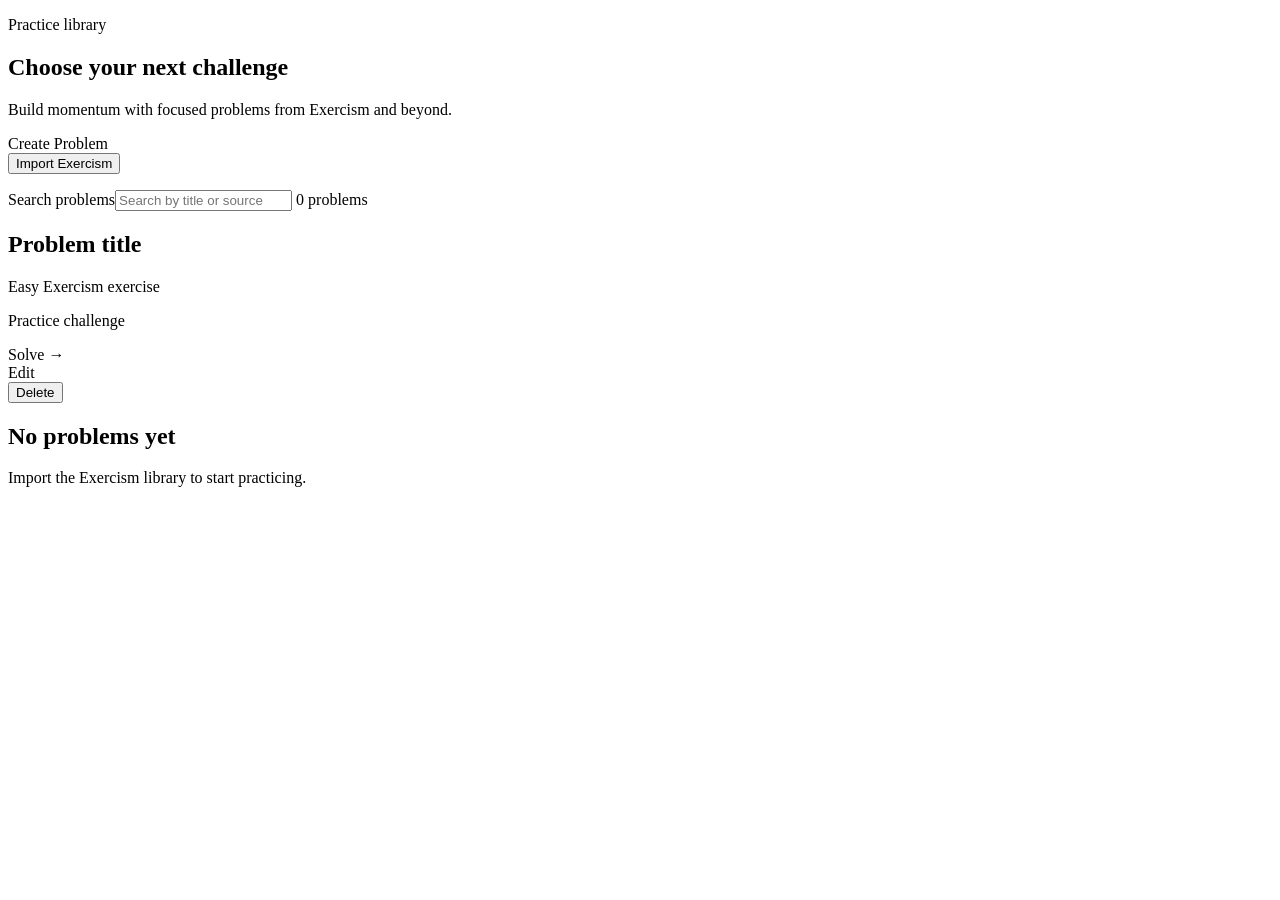
<file: src/main/resources/templates/problems.html>
<!DOCTYPE html>
<html xmlns:th="http://www.thymeleaf.org">
<head>
    <meta charset="UTF-8" />
    <title>Problems | FluxCode</title>
    <link rel="stylesheet" th:href="@{/css/dashboard.css}">
    <link rel="stylesheet" th:href="@{/css/problems.css}">
    <link rel="stylesheet" th:href="@{/css/platform.css}">
</head>
<body>
<div th:replace="~{fragments/navbar :: navbar('Problems')}"></div>
<main class="problems-shell" role="main">
    <section class="problems-heading">
        <div>
            <p class="eyebrow">Practice library</p>
            <h1>Choose your next challenge</h1>
            <p class="subtitle">Build momentum with focused problems from Exercism and beyond.</p>
        </div>
        <div class="heading-actions">
            <a class="secondary-btn" th:href="@{/problems/new}">Create Problem</a>
            <form th:action="@{/problems/import-exercism}" method="post"><button class="primary-btn" type="submit">Import Exercism</button></form>
        </div>
    </section>
    <p class="notice" th:if="${importMessage}" th:text="${importMessage}"></p>
    <section class="problem-toolbar" aria-label="Problem filters">
        <label class="search-field" for="problem-search"><span>Search problems</span><input id="problem-search" type="search" placeholder="Search by title or source" autocomplete="off"></label>
        <span class="problem-count" th:text="${problems.size() + ' problems'}">0 problems</span>
    </section>
    <section class="problem-grid" th:if="${!problems.isEmpty()}" aria-label="Problems">
        <article class="problem-card" th:each="problem : ${problems}"
                 th:attr="data-search=${problem.title + ' ' + (problem.source ?: '') + ' ' + (problem.sourceId ?: '')}, data-problem-id=${problem.id}"
                 tabindex="0" role="button" th:aria-label="'Open problem details for ' + ${problem.title}">
            <div class="problem-card-main">
                <h2 th:text="${problem.title != null && !#strings.equalsIgnoreCase(problem.title, 'Description') && !#strings.equalsIgnoreCase(problem.title, 'Instructions') ? problem.title : (problem.sourceId != null ? problem.sourceId.replace('-', ' ') : 'Untitled problem')}">Problem title</h2>
                <div class="problem-card-meta" aria-label="Problem metadata">
                    <span class="difficulty-badge" th:classappend="${' difficulty-' + #strings.toLowerCase(problem.difficulty)}" th:text="${problem.difficulty}">Easy</span>
                    <span class="source-badge" th:text="${problem.source ?: 'Local'}">Exercism</span>
                    <span class="meta-tag" th:if="${problem.sourceId != null && !#strings.equalsIgnoreCase(problem.sourceId, 'description') && !#strings.equalsIgnoreCase(problem.sourceId, 'instructions')}" th:text="${problem.sourceId.replace('-', ' ')}">exercise</span>
                </div>
                <p class="problem-summary" th:text="${problem.description != null ? #strings.abbreviate(#strings.replace(problem.description, '\n', ' '), 110) : 'Practice challenge'}">Practice challenge</p>
            </div>
            <a class="primary-btn solve-btn" th:href="@{/problems/{id}/solve(id=${problem.id})}">Solve <span aria-hidden="true">→</span></a>
            <div class="admin-actions">
                <a th:href="@{/problems/edit/{id}(id=${problem.id})}">Edit</a>
                <form th:action="@{/problems/delete/{id}(id=${problem.id})}" method="post"><button type="submit">Delete</button></form>
            </div>
        </article>
    </section>
    <section class="empty-state panel" th:if="${problems.isEmpty()}"><h2>No problems yet</h2><p>Import the Exercism library to start practicing.</p></section>
</main>
<script>
    const search = document.getElementById('problem-search');
    const problemCards = document.querySelectorAll('.problem-card');

    search?.addEventListener('input', () => {
        const query = search.value.trim().toLowerCase();
        problemCards.forEach(card => {
            const haystack = (card.dataset.search || '').toLowerCase();
            card.hidden = query.length > 0 && !haystack.includes(query);
        });
    });

    problemCards.forEach(card => {
        const openProblem = (event) => {
            if (event.target.closest('a, button, form')) {
                return;
            }
            window.location.href = '/problems/' + card.dataset.problemId + '/solve';
        };

        card.addEventListener('click', openProblem);
        card.addEventListener('keydown', (event) => {
            if (event.key === 'Enter' || event.key === ' ') {
                event.preventDefault();
                openProblem(event);
            }
        });
    });
</script>
</body>
</html>
</file>
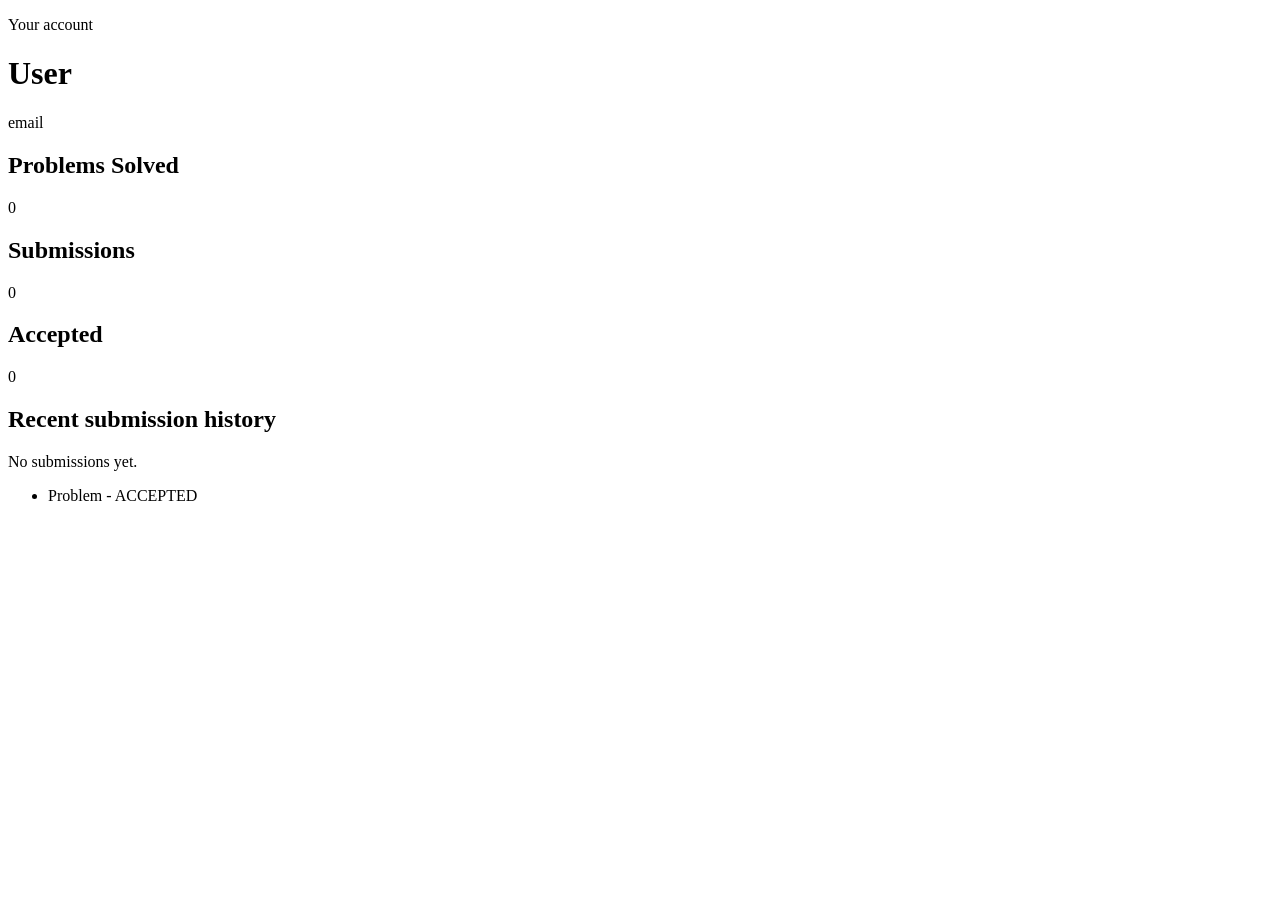
<file: src/main/resources/templates/profile.html>
<!DOCTYPE html>
<html lang="en" xmlns:th="http://www.thymeleaf.org">
<head>
	<meta charset="UTF-8">
	<meta name="viewport" content="width=device-width, initial-scale=1">
	<title>Profile | FluxCode</title>
	<link rel="stylesheet" th:href="@{/css/dashboard.css}">
	<link rel="stylesheet" th:href="@{/css/problems.css}">
	<link rel="stylesheet" th:href="@{/css/platform.css}">
</head>
<body>
<div th:replace="~{fragments/navbar :: navbar('Profile')}"></div>
<main class="problems-shell">
	<p class="eyebrow">Your account</p>
	<h1 th:text="${user.fullName}">User</h1>
	<p th:text="${user.email}">email</p>
	<section class="stats-grid">
		<article class="stat-card"><h2>Problems Solved</h2><p th:text="${solvedCount}">0</p></article>
		<article class="stat-card"><h2>Submissions</h2><p th:text="${submissionCount}">0</p></article>
		<article class="stat-card"><h2>Accepted</h2><p th:text="${acceptedCount}">0</p></article>
	</section>
	<section class="panel">
		<h2>Recent submission history</h2>
		<p class="empty-state" th:if="${submissions.isEmpty()}">No submissions yet.</p>
		<ul class="list" th:if="${!submissions.isEmpty()}"><li th:each="submission : ${submissions}" th:text="${submission.problem.title + ' - ' + submission.status}">Problem - ACCEPTED</li></ul>
	</section>
</main>
</body>
</html>
</file>
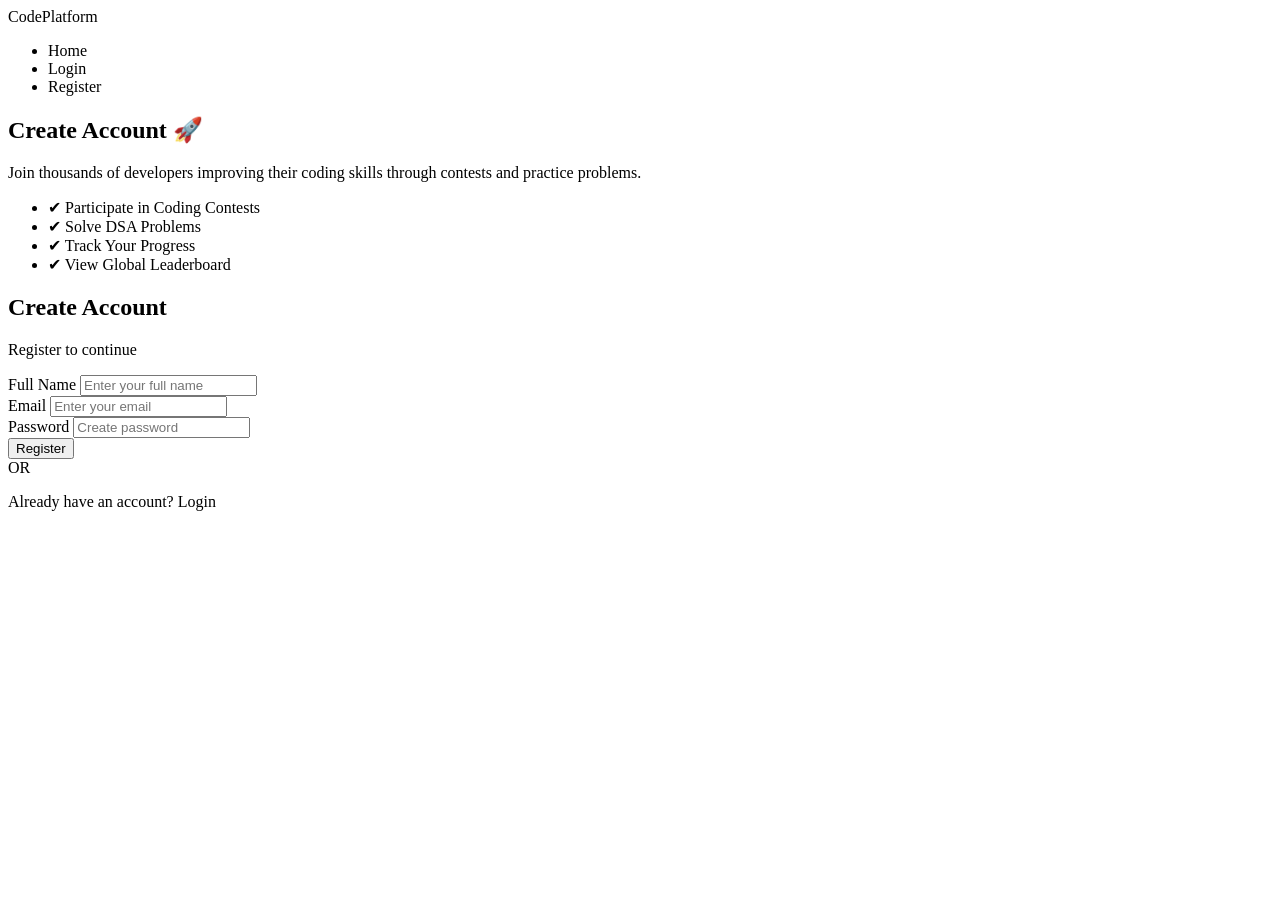
<file: src/main/resources/templates/register.html>
<!DOCTYPE html>
<html lang="en" xmlns:th="http://www.thymeleaf.org">

<head>

    <meta charset="UTF-8">
    <meta name="viewport" content="width=device-width, initial-scale=1.0">

    <title>Register | Coding Platform</title>

    <link rel="stylesheet" th:href="@{/css/auth.css}">
    <link rel="stylesheet" th:href="@{/css/platform.css}">

</head>

<body>

<header class="navbar">

    <div class="logo">
        <a th:href="@{/}">
            <span>Code</span>Platform
        </a>
    </div>

    <nav>

        <ul>

            <li>
                <a th:href="@{/}">
                    Home
                </a>
            </li>

            <li>
                <a th:href="@{/login}">
                    Login
                </a>
            </li>

            <li>
                <a th:href="@{/register}" class="active">
                    Register
                </a>
            </li>

        </ul>

    </nav>

</header>


<section class="login-section">

    <div class="login-container">

        <div class="left-panel">

            <h1>Create Account 🚀</h1>

            <p>

                Join thousands of developers improving their coding skills through
                contests and practice problems.

            </p>

            <ul>

                <li>✔ Participate in Coding Contests</li>

                <li>✔ Solve DSA Problems</li>

                <li>✔ Track Your Progress</li>

                <li>✔ View Global Leaderboard</li>

            </ul>

        </div>


        <div class="right-panel">

            <h2>Create Account</h2>

            <p class="subtitle">

                Register to continue

            </p>


            <form
                    th:action="@{/register}"
                    method="post"
                    th:object="${registerRequest}"
                    id="registerForm">

                <div th:if="${errorMessage}" class="error-message" th:text="${errorMessage}"></div>

                <div class="input-group">

                    <label>Full Name</label>

                    <input
                            type="text"
                            th:field="*{fullName}"
                            placeholder="Enter your full name"
                            required>
                    <div class="field-error" th:if="${#fields.hasErrors('fullName')}" th:errors="*{fullName}"></div>

                </div>

                <div class="input-group">

                    <label>Email</label>

                    <input
                            type="email"
                            th:field="*{email}"
                            placeholder="Enter your email"
                            required>
                    <div class="field-error" th:if="${#fields.hasErrors('email')}" th:errors="*{email}"></div>

                </div>

                <div class="input-group">

                    <label>Password</label>

                    <input
                            type="password"
                            th:field="*{password}"
                            placeholder="Create password"
                            required>
                    <div class="field-error" th:if="${#fields.hasErrors('password')}" th:errors="*{password}"></div>

                </div>

                <button
                        type="submit"
                        class="login-btn">

                    Register

                </button>

            </form>


            <div class="divider">

                <span>OR</span>

            </div>


            <p class="register-text">

                Already have an account?

                <a th:href="@{/login}">
                    Login
                </a>

            </p>

        </div>

    </div>

</section>

<script th:src="@{/js/auth.js}"></script>

</body>

</html>
</file>
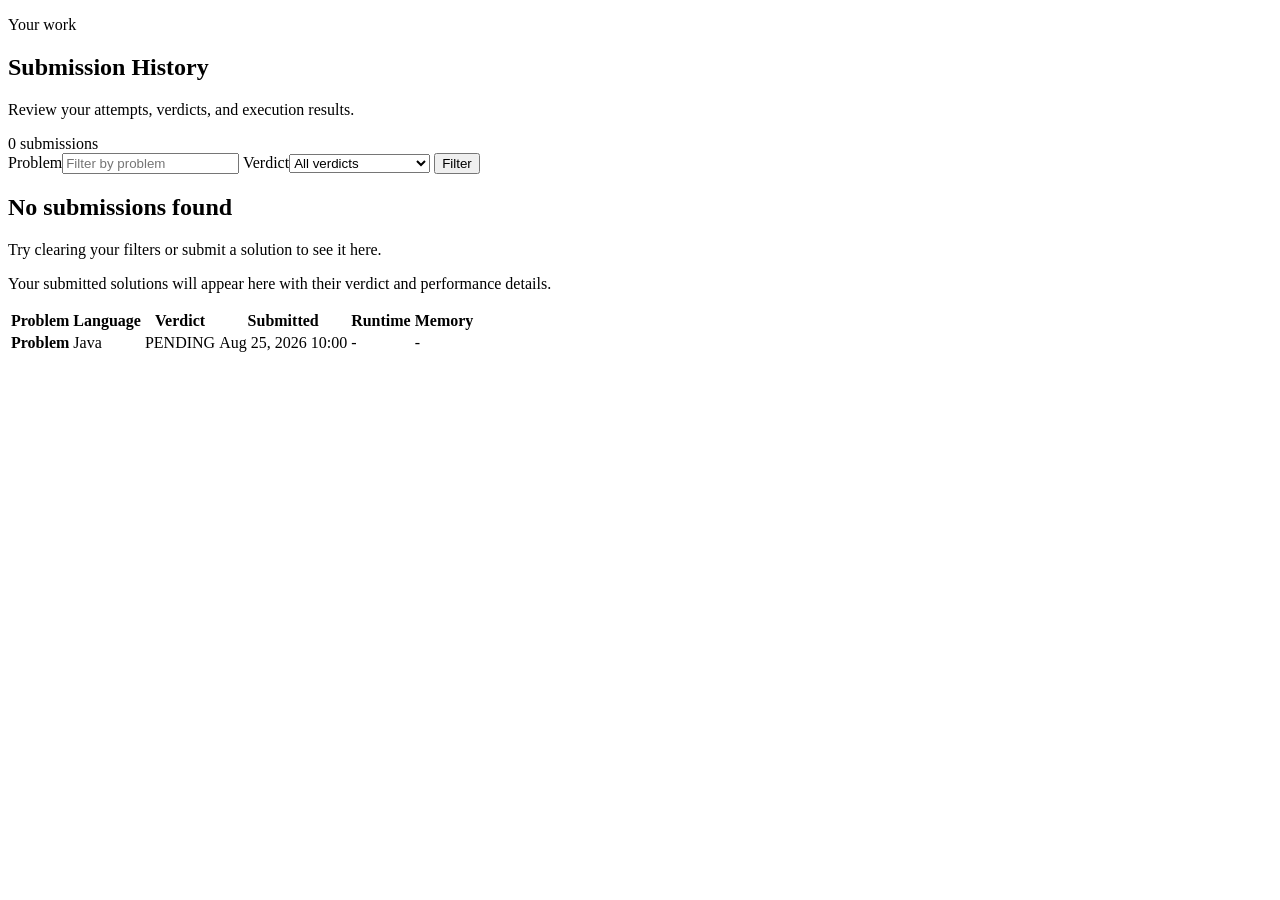
<file: src/main/resources/templates/submissions.html>
<!DOCTYPE html>
<html lang="en" xmlns:th="http://www.thymeleaf.org">
<head>
    <meta charset="UTF-8">
    <meta name="viewport" content="width=device-width, initial-scale=1.0">
    <title>Submission History</title>
    <link rel="stylesheet" th:href="@{/css/dashboard.css}">
    <link rel="stylesheet" th:href="@{/css/problems.css}">
    <link rel="stylesheet" th:href="@{/css/platform.css}">
</head>
<body>
<div th:replace="~{fragments/navbar :: navbar('Submissions')}"></div>
<main class="problems-shell submissions-shell">
    <section class="submissions-heading">
        <div>
            <p class="eyebrow">Your work</p>
            <h1>Submission History</h1>
            <p class="subtitle">Review your attempts, verdicts, and execution results.</p>
        </div>
        <span class="submission-count" th:text="${submissions.size() + ' submissions'}">0 submissions</span>
    </section>
    <form class="problem-toolbar submissions-toolbar" method="get" th:action="@{/submissions}">
        <label class="search-field">Problem<input name="problem" type="search" placeholder="Filter by problem" th:value="${problemFilter}"></label>
        <label class="search-field">Verdict<select name="verdict"><option value="">All verdicts</option><option th:selected="${verdictFilter == 'ACCEPTED'}">ACCEPTED</option><option th:selected="${verdictFilter == 'WRONG_ANSWER'}">WRONG_ANSWER</option><option th:selected="${verdictFilter == 'PENDING'}">PENDING</option></select></label>
        <button class="primary-btn" type="submit">Filter</button>
    </form>
    <section class="empty-state panel submissions-empty" th:if="${submissions.isEmpty()}">
        <h2>No submissions found</h2>
        <p th:if="${problemFilter != '' or verdictFilter != ''}">Try clearing your filters or submit a solution to see it here.</p>
        <p th:unless="${problemFilter != '' or verdictFilter != ''}">Your submitted solutions will appear here with their verdict and performance details.</p>
    </section>
    <div class="submissions-table-wrap" th:if="${!submissions.isEmpty()}">
        <table class="submissions-table">
            <thead><tr><th>Problem</th><th>Language</th><th>Verdict</th><th>Submitted</th><th>Runtime</th><th>Memory</th></tr></thead>
            <tbody>
            <tr th:each="submission : ${submissions}">
                <td><strong th:text="${submission.problem.title}">Problem</strong></td>
                <td th:text="${submission.language}">Java</td>
                <td><span class="submission-status" th:classappend="${' status-' + #strings.toLowerCase(submission.status)}" th:text="${submission.status}">PENDING</span></td>
                <td th:text="${submission.submittedAt != null ? #temporals.format(submission.submittedAt, 'MMM d, yyyy HH:mm') : '-'}">Aug 25, 2026 10:00</td>
                <td th:text="${submission.executionTimeMs != null ? submission.executionTimeMs + ' ms' : '-'}">-</td>
                <td th:text="${submission.memoryKb != null ? submission.memoryKb + ' KB' : '-'}">-</td>
            </tr>
            </tbody>
        </table>
    </div>
</main>
</body>
</html>
</file>
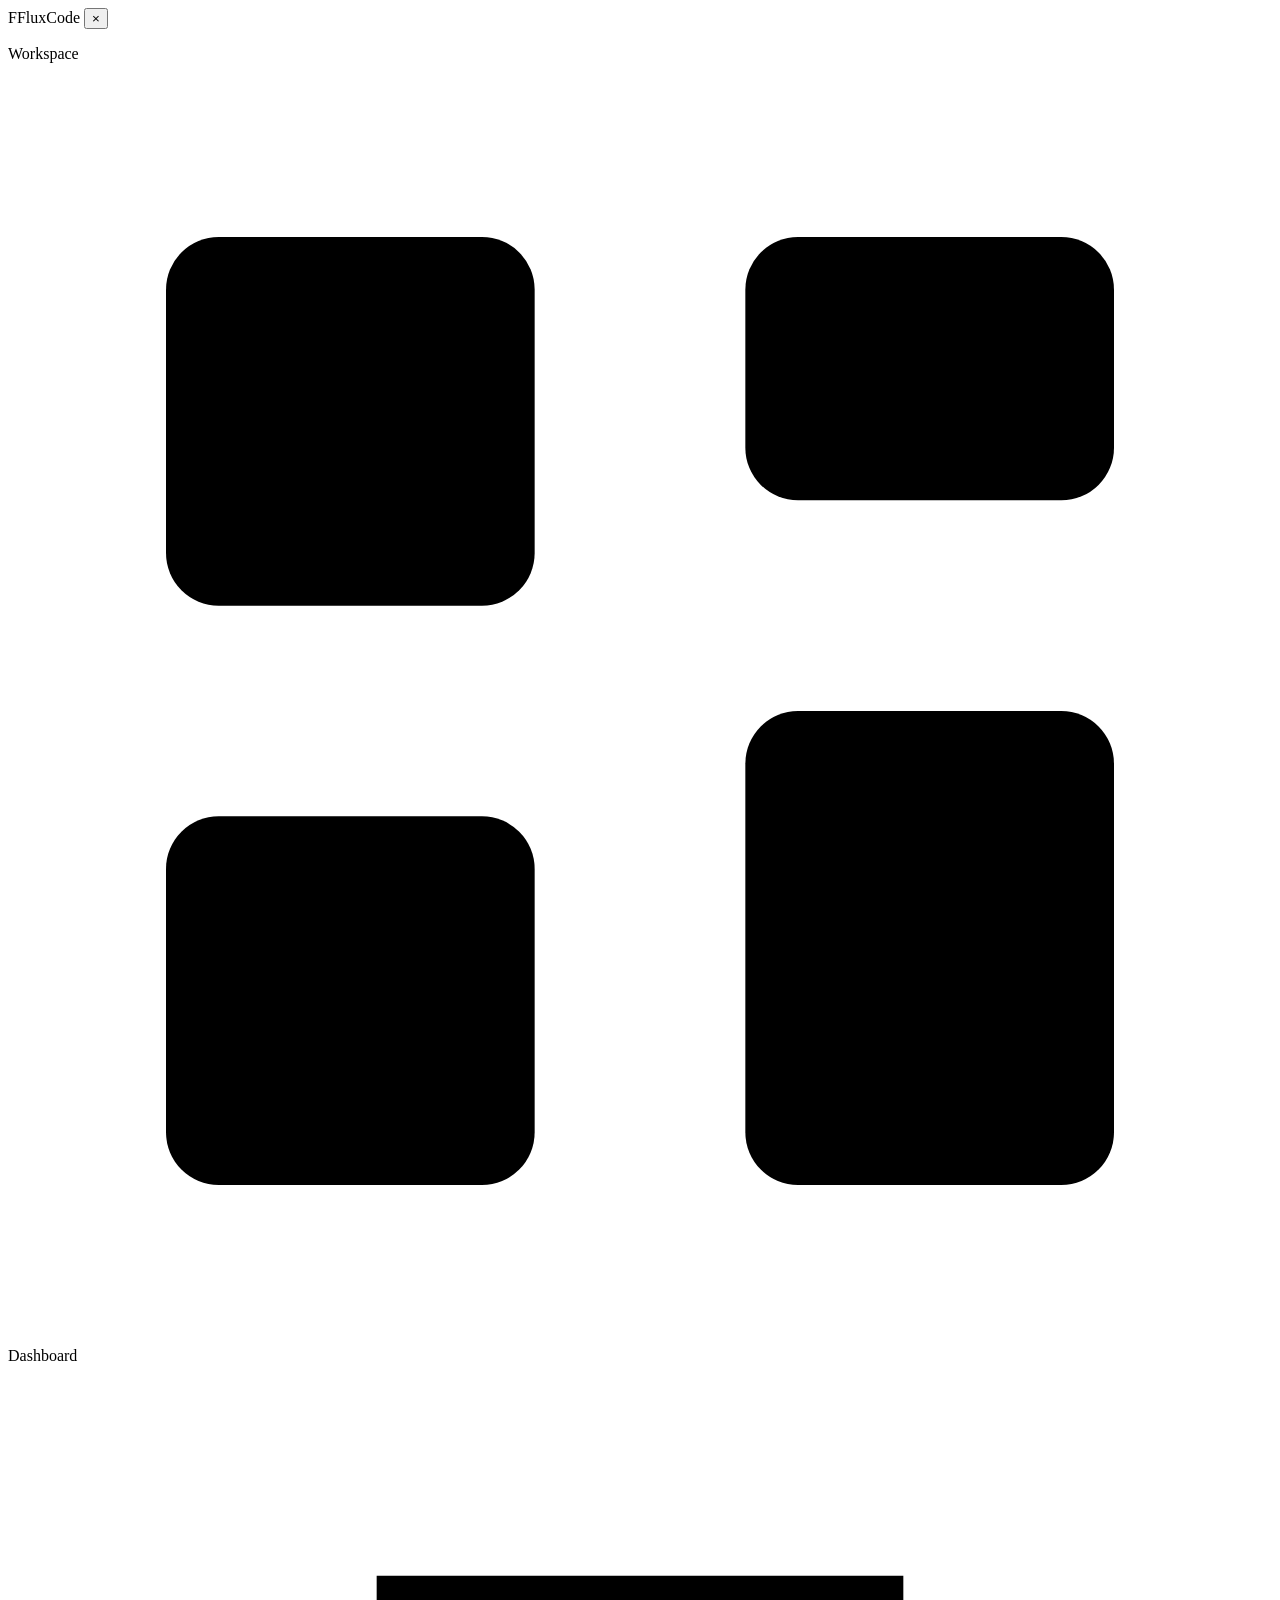
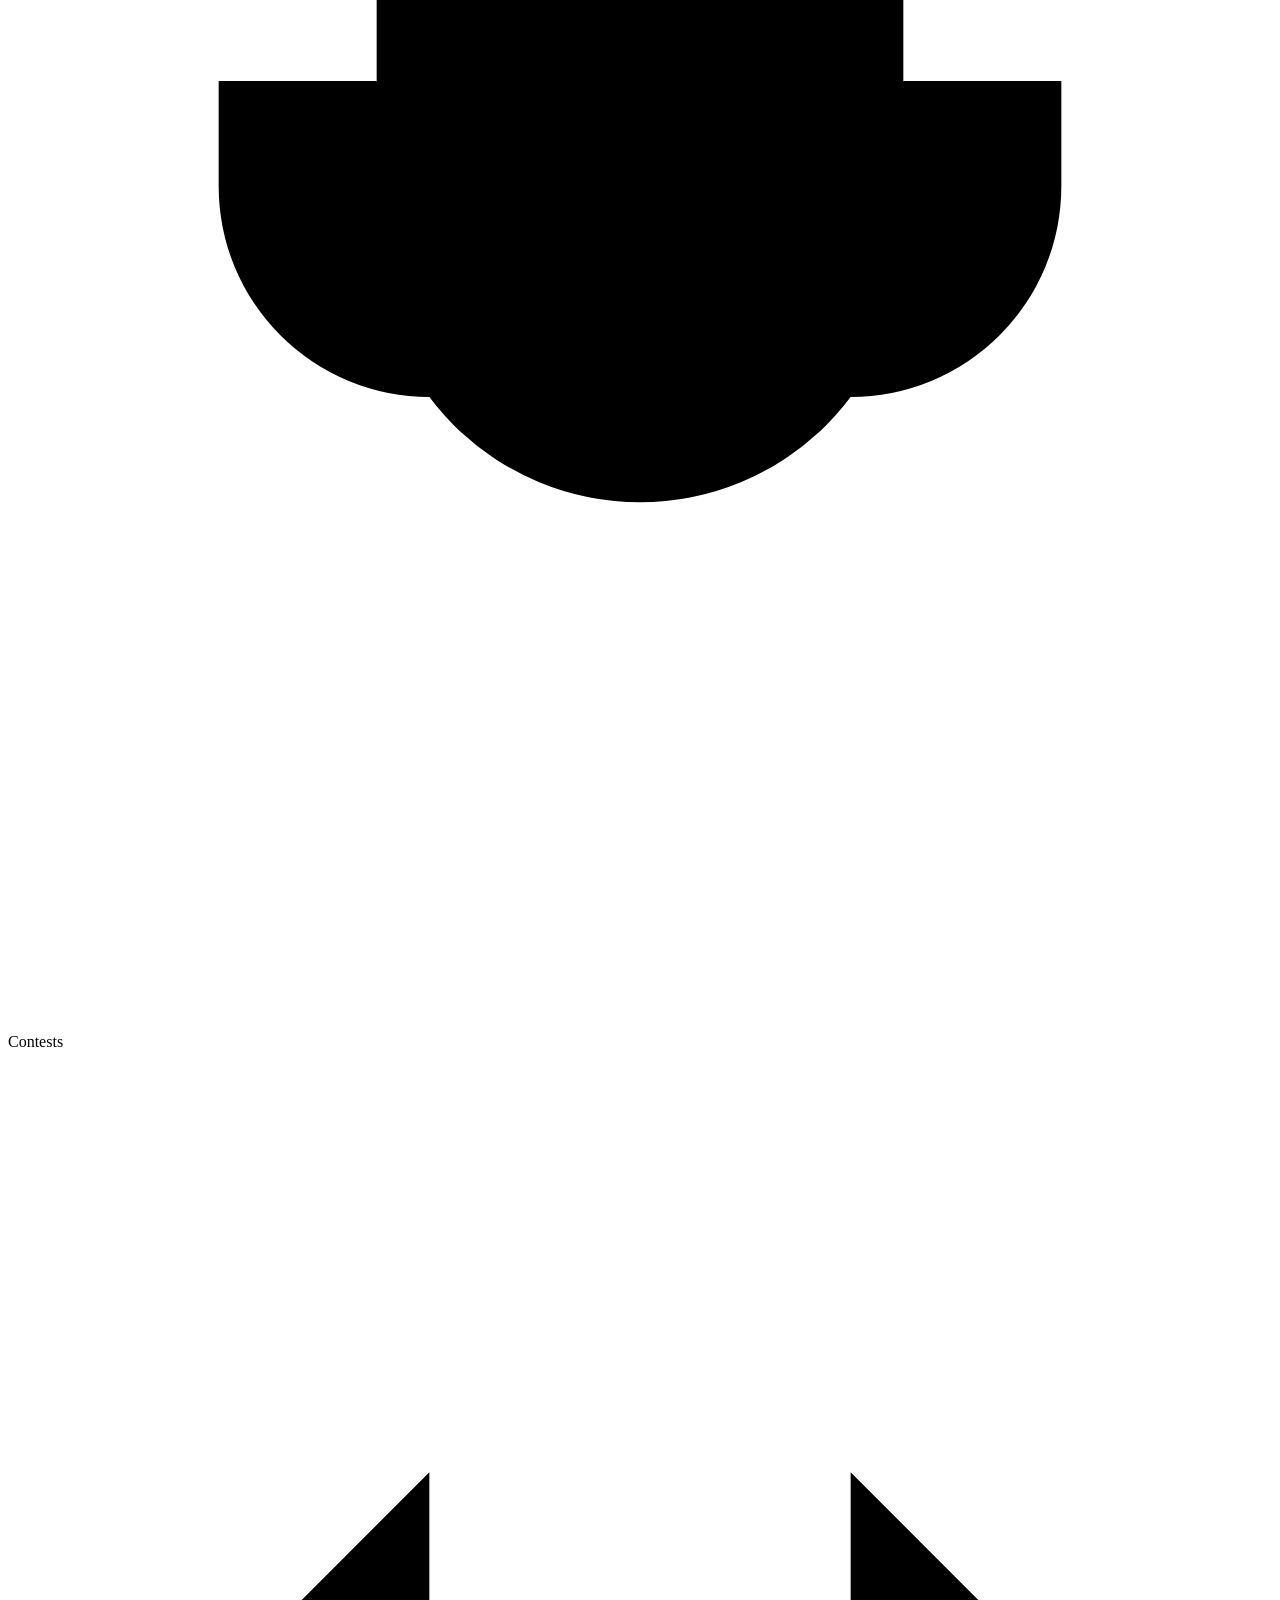
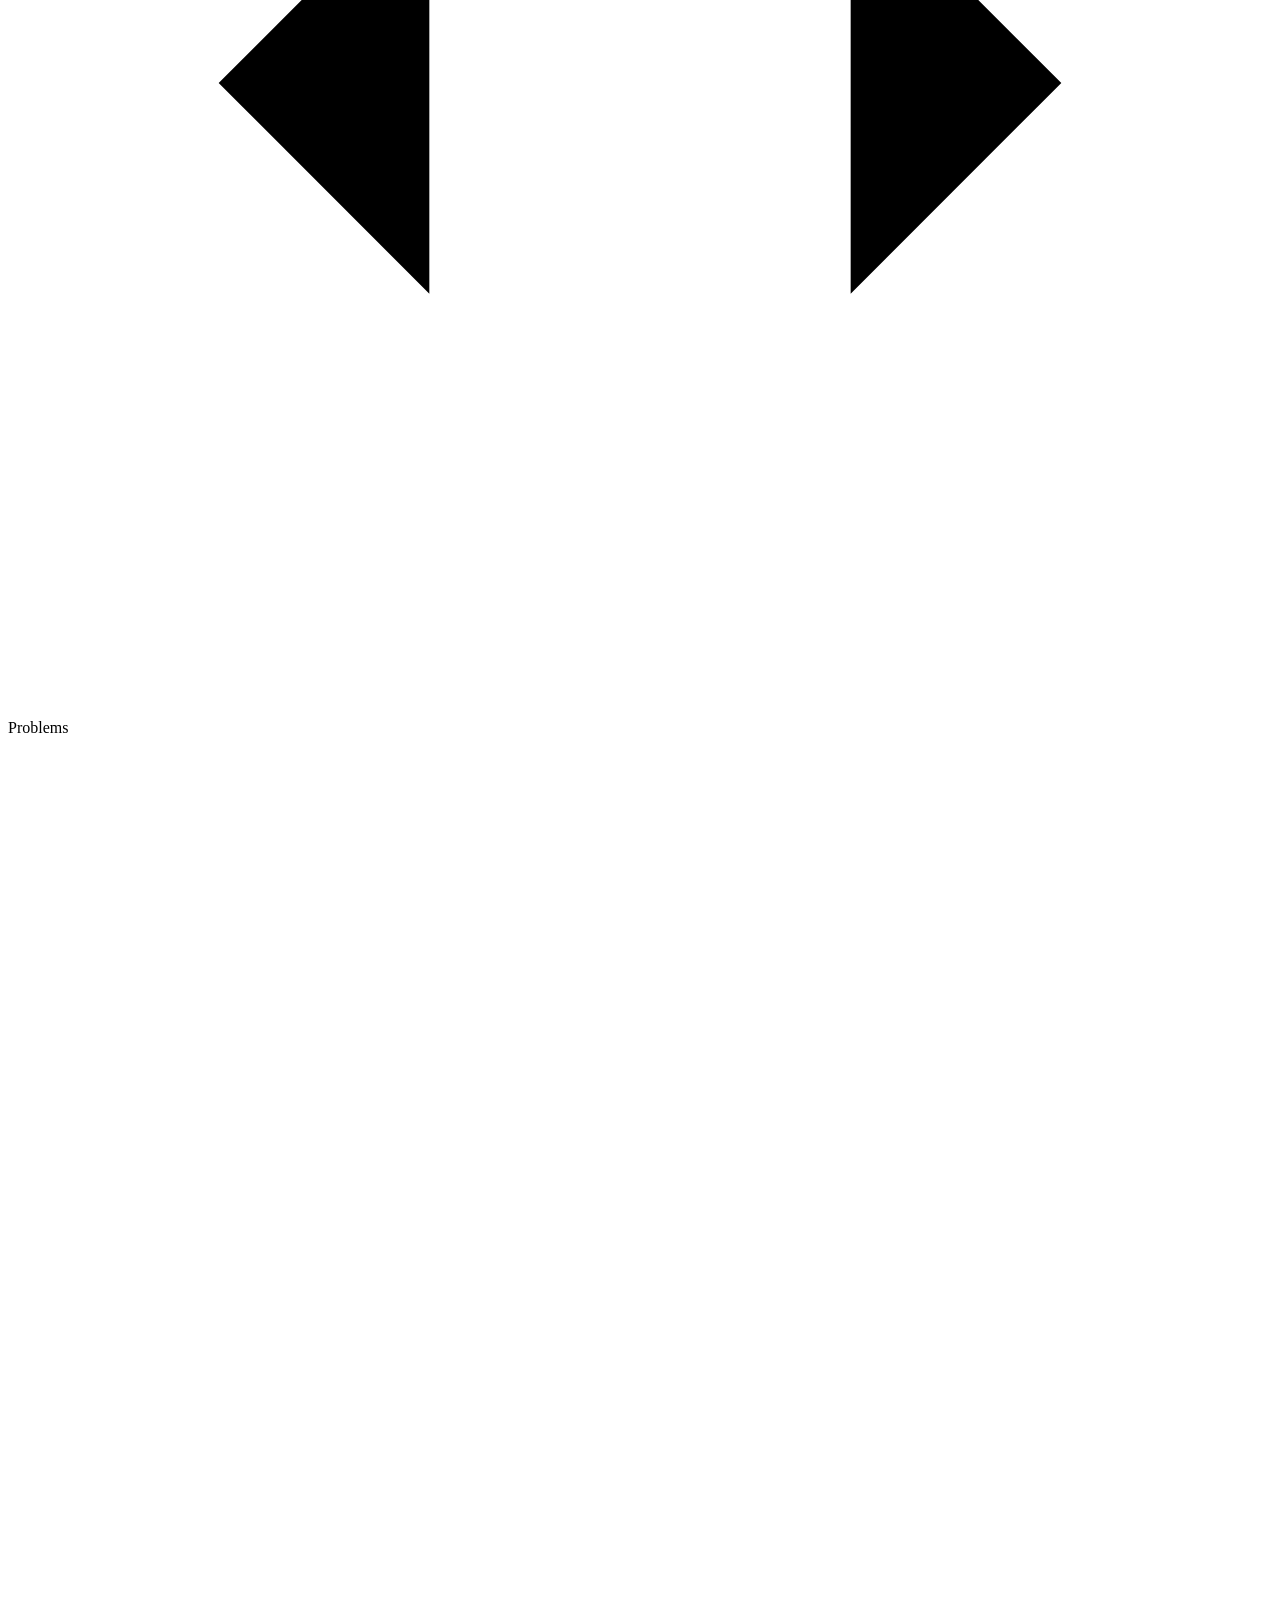
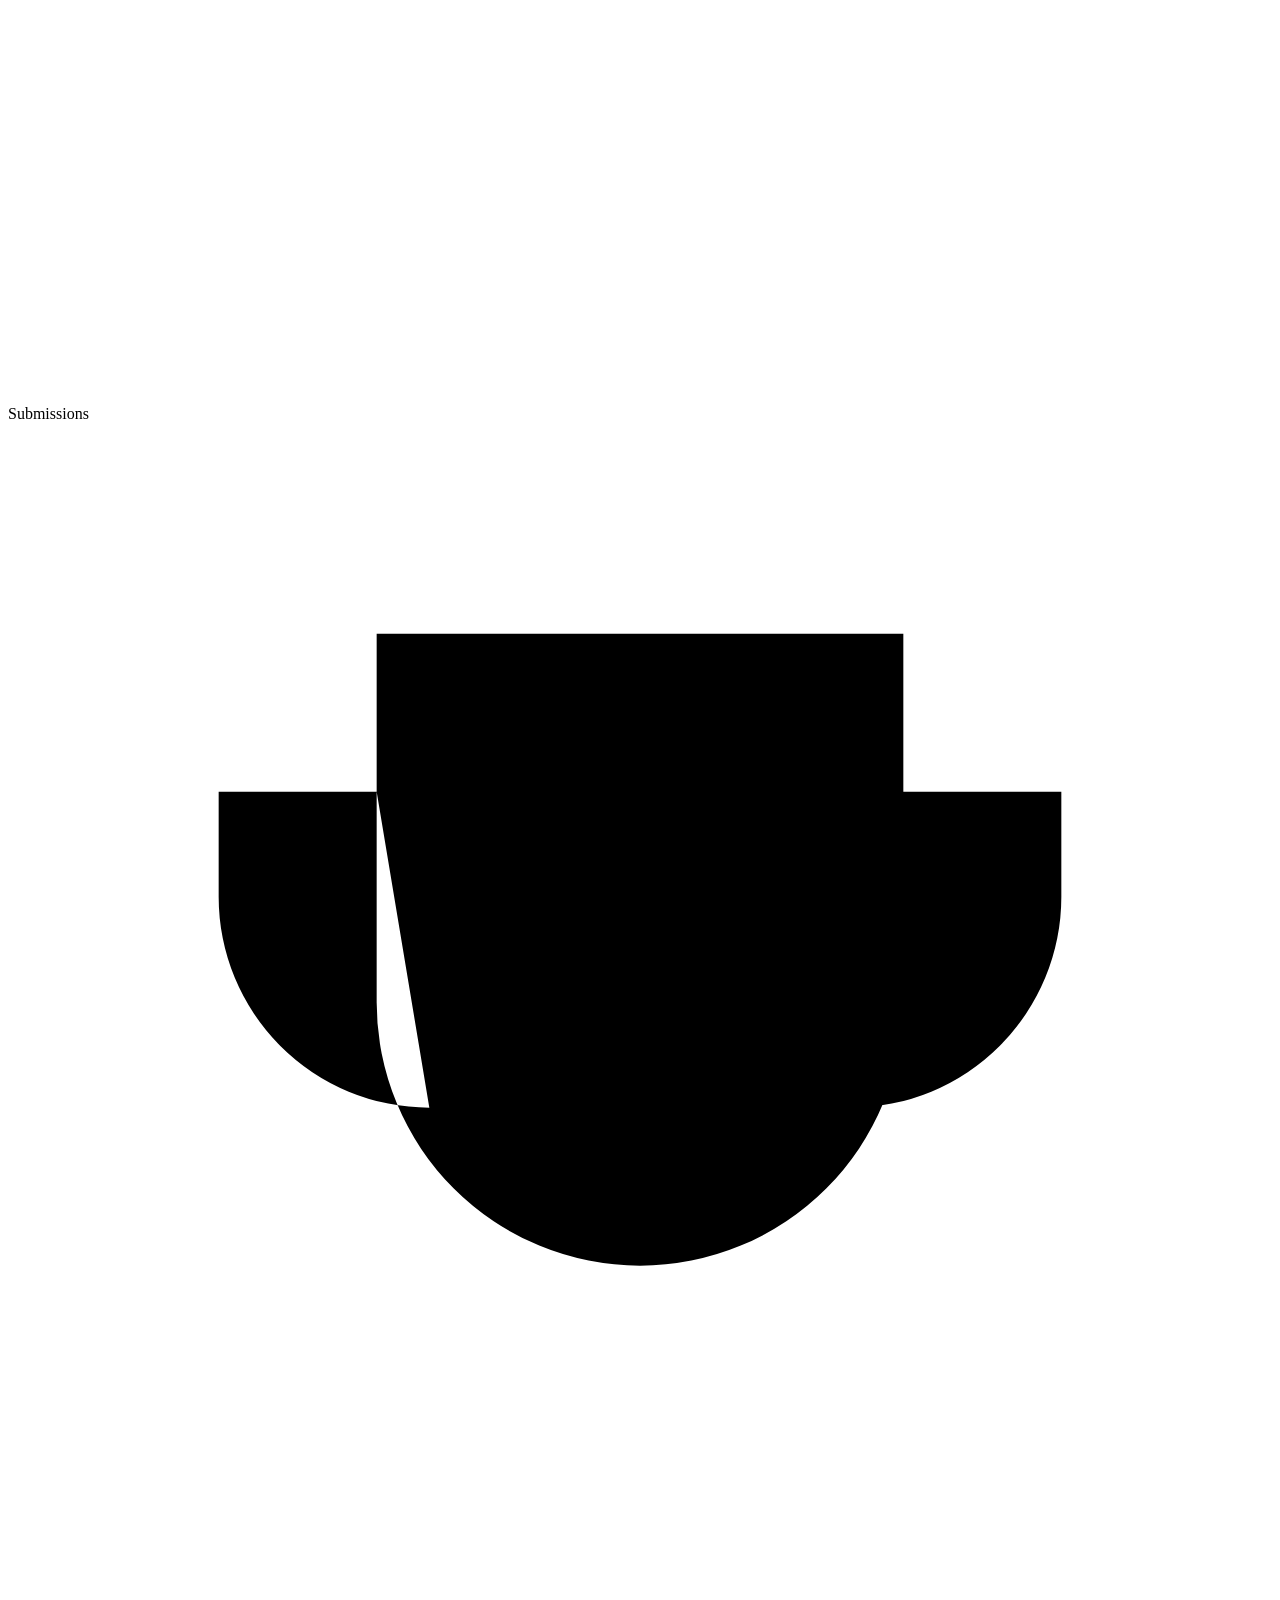
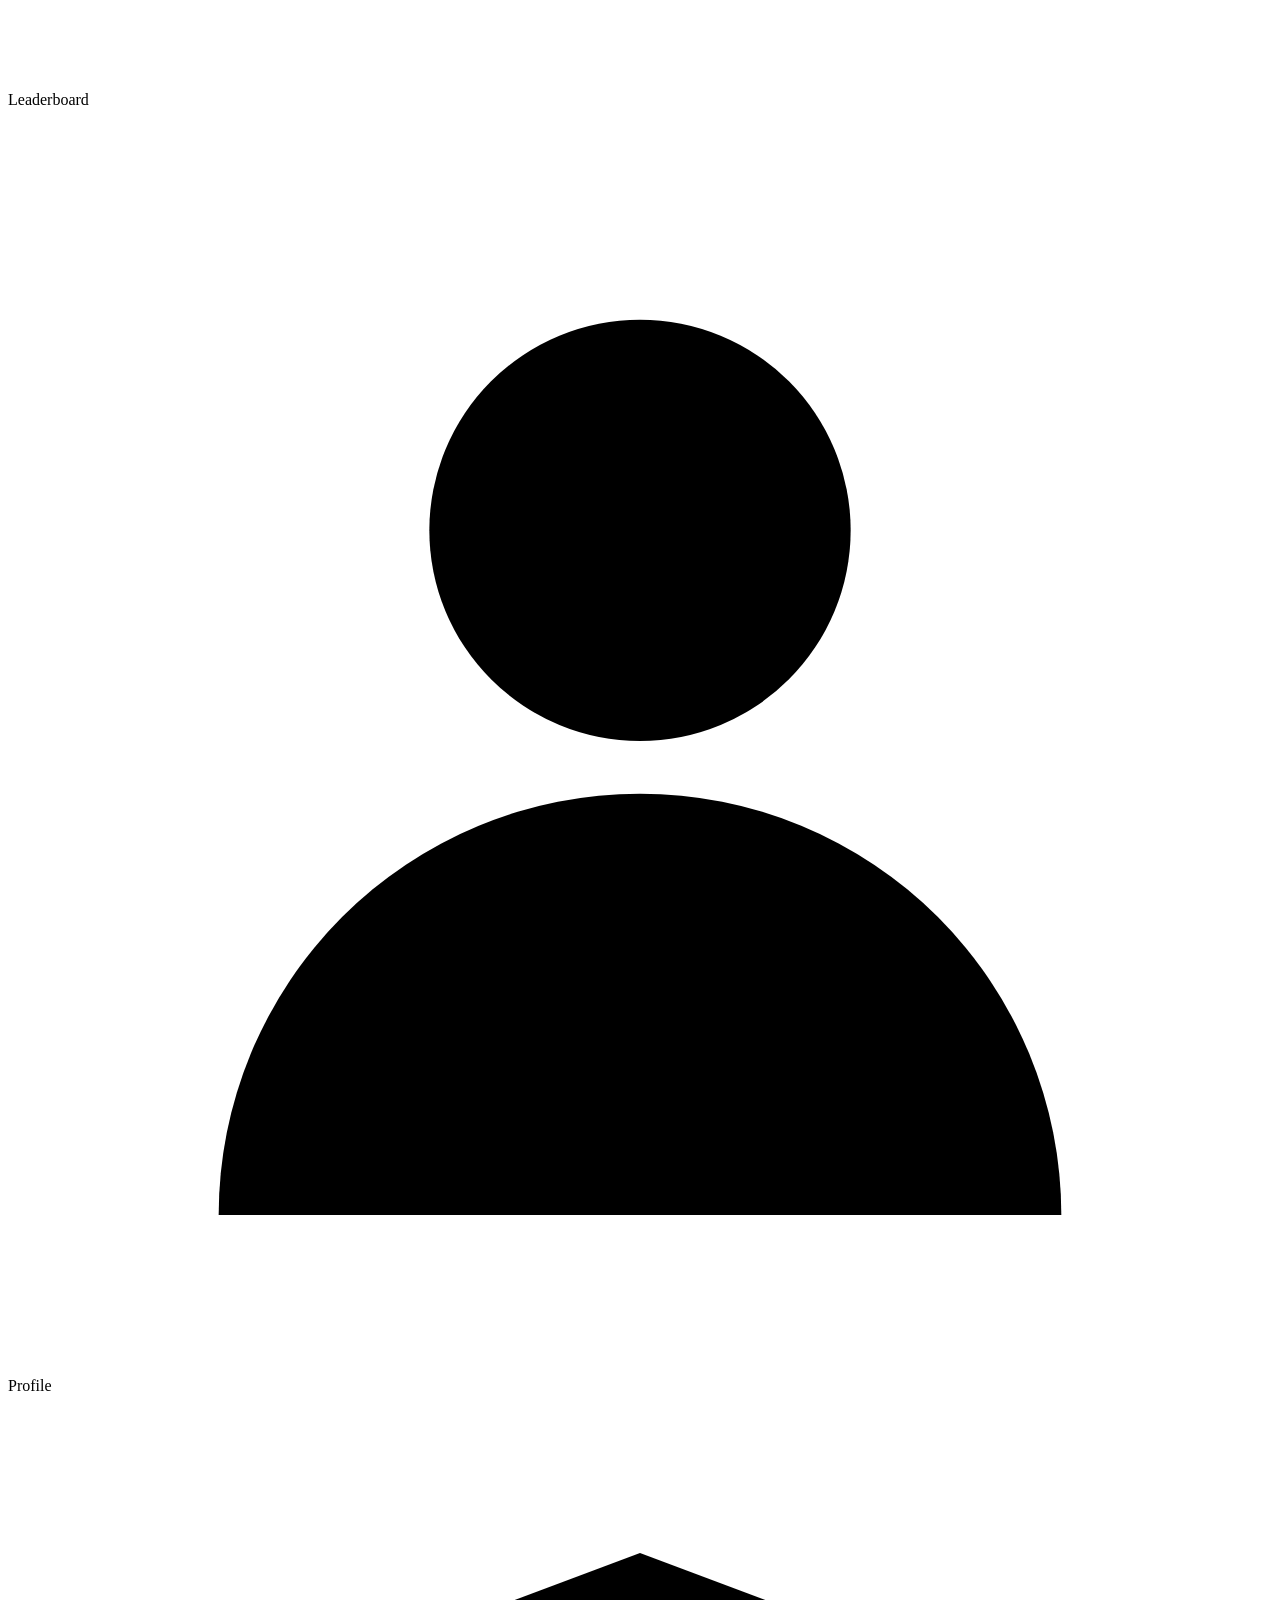
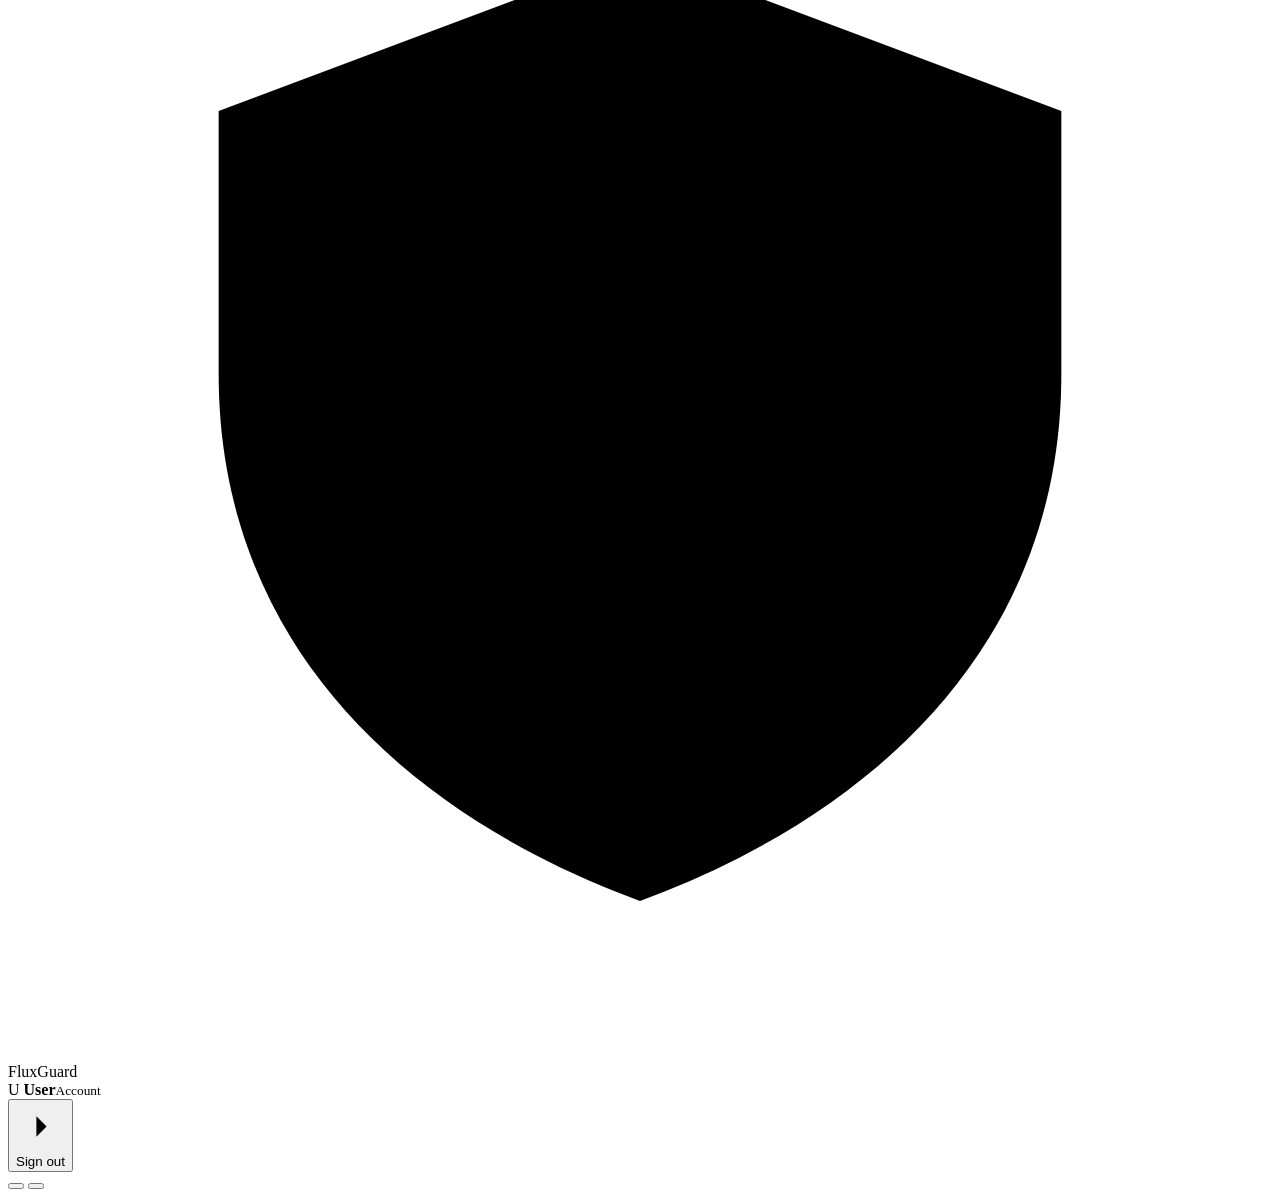
<file: src/main/resources/templates/fragments/navbar.html>
<!DOCTYPE html>
<html lang="en" xmlns:th="http://www.thymeleaf.org">
<body>
<th:block th:fragment="navbar(activeItem)">
<aside class="app-sidebar" role="complementary" aria-label="Application navigation">
    <div class="sidebar-brand-row">
        <a class="sidebar-brand" th:href="@{/dashboard}" aria-label="FluxCode dashboard"><span class="brand-mark">F</span><span>FluxCode</span></a>
        <button class="sidebar-close" type="button" aria-label="Close navigation" aria-expanded="false">×</button>
    </div>
    <p class="sidebar-label">Workspace</p>
    <nav class="sidebar-nav" aria-label="Primary navigation">
        <a th:href="@{/dashboard}" th:classappend="${activeItem == 'Dashboard' ? ' active' : ''}" th:attr="aria-current=${activeItem == 'Dashboard' ? 'page' : null}">
            <svg viewBox="0 0 24 24" aria-hidden="true"><rect x="3" y="3" width="7" height="7" rx="1"/><rect x="14" y="3" width="7" height="5" rx="1"/><rect x="14" y="12" width="7" height="9" rx="1"/><rect x="3" y="14" width="7" height="7" rx="1"/></svg><span>Dashboard</span>
        </a>
        <a th:href="@{/contests}" th:classappend="${activeItem == 'Contests' ? ' active' : ''}" th:attr="aria-current=${activeItem == 'Contests' ? 'page' : null}">
            <svg viewBox="0 0 24 24" aria-hidden="true"><path d="M8 21h8M12 17v4M7 4h10v5a5 5 0 0 1-10 0V4Z"/><path d="M7 6H4v2a4 4 0 0 0 4 4M17 6h3v2a4 4 0 0 1-4 4"/></svg><span>Contests</span>
        </a>
        <a th:href="@{/problems}" th:classappend="${activeItem == 'Problems' ? ' active' : ''}" th:attr="aria-current=${activeItem == 'Problems' ? 'page' : null}">
            <svg viewBox="0 0 24 24" aria-hidden="true"><path d="m8 8-4 4 4 4M16 8l4 4-4 4M14 5l-4 14"/></svg><span>Problems</span>
        </a>
        <a th:href="@{/submissions}" th:classappend="${activeItem == 'Submissions' ? ' active' : ''}" th:attr="aria-current=${activeItem == 'Submissions' ? 'page' : null}">
            <svg viewBox="0 0 24 24" aria-hidden="true"><path d="M8 5h12M8 12h12M8 19h12M4 5h.01M4 12h.01M4 19h.01"/></svg><span>Submissions</span>
        </a>
        <a th:href="@{/leaderboard}" th:classappend="${activeItem == 'Leaderboard' ? ' active' : ''}" th:attr="aria-current=${activeItem == 'Leaderboard' ? 'page' : null}">
            <svg viewBox="0 0 24 24" aria-hidden="true"><path d="M8 21h8M12 17v4M7 4h10v7a5 5 0 0 1-10 0V4ZM7 7H4v2a4 4 0 0 0 4 4M17 7h3v2a4 4 0 0 1-4 4"/></svg><span>Leaderboard</span>
        </a>
        <a th:href="@{/profile}" th:classappend="${activeItem == 'Profile' ? ' active' : ''}" th:attr="aria-current=${activeItem == 'Profile' ? 'page' : null}">
            <svg viewBox="0 0 24 24" aria-hidden="true"><circle cx="12" cy="8" r="4"/><path d="M4 21a8 8 0 0 1 16 0"/></svg><span>Profile</span>
        </a>
        <a th:href="@{/fluxguard}" th:classappend="${activeItem == 'FluxGuard' ? ' active' : ''}" th:attr="aria-current=${activeItem == 'FluxGuard' ? 'page' : null}">
            <svg viewBox="0 0 24 24" aria-hidden="true"><path d="M12 3 20 6v5c0 5-3.4 8.3-8 10-4.6-1.7-8-5-8-10V6l8-3Z"/><path d="m9 12 2 2 4-4"/></svg><span>FluxGuard</span>
        </a>
    </nav>
    <div class="sidebar-user">
        <a class="user-profile-link" th:href="@{/profile}" aria-label="View profile">
            <span class="user-avatar" th:text="${#strings.isEmpty(currentUserName) ? 'U' : #strings.substring(currentUserName, 0, 1)}">U</span>
            <span class="user-copy"><strong class="user-name" th:text="${currentUserName}">User</strong><small>Account</small></span>
        </a>
        <form th:action="@{/logout}" method="post" class="logout-form">
            <button type="submit" class="logout-btn"><svg viewBox="0 0 24 24" aria-hidden="true"><path d="M10 17l5-5-5-5M15 12H3M21 4v16"/></svg><span>Sign out</span></button>
        </form>
    </div>
    </aside>
    <button class="sidebar-backdrop" type="button" aria-label="Close navigation"></button>
    <button class="sidebar-menu-toggle" type="button" aria-label="Open navigation" aria-expanded="false"><span></span><span></span><span></span></button>
    <script>
        document.addEventListener('DOMContentLoaded', () => {
            const sidebar = document.querySelector('.app-sidebar');
            const toggles = document.querySelectorAll('.sidebar-menu-toggle, .sidebar-close, .sidebar-backdrop');
            const setOpen = (open) => {
                document.body.classList.toggle('sidebar-open', open);
                document.querySelector('.sidebar-menu-toggle')?.setAttribute('aria-expanded', String(open));
                sidebar?.querySelector('.sidebar-close')?.setAttribute('aria-expanded', String(open));
            };
            toggles?.forEach((toggle) => toggle.addEventListener('click', () => setOpen(!document.body.classList.contains('sidebar-open'))));
            sidebar?.querySelectorAll('.sidebar-nav a, .user-profile-link').forEach((link) => link.addEventListener('click', () => setOpen(false)));
        });
    </script>
</th:block>
</body>
</html>
</file>
